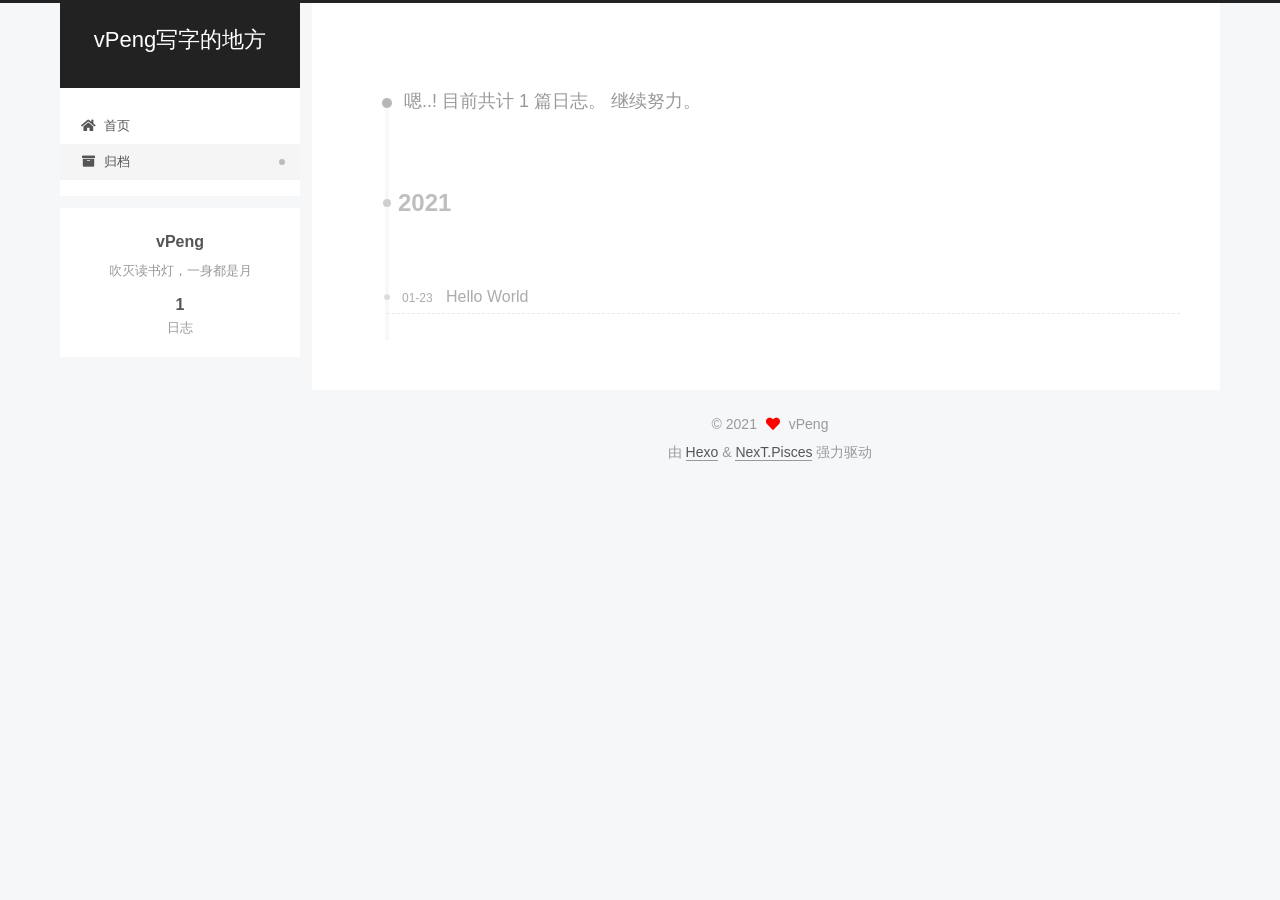
<file: archives/index.html>
<!DOCTYPE html>
<html lang="zh-CN">
<head>
  <meta charset="UTF-8">
<meta name="viewport" content="width=device-width, initial-scale=1, maximum-scale=2">
<meta name="theme-color" content="#222">
<meta name="generator" content="Hexo 5.3.0">
  <link rel="apple-touch-icon" sizes="180x180" href="/images/apple-touch-icon-next.png">
  <link rel="icon" type="image/png" sizes="32x32" href="/images/favicon-32x32-next.png">
  <link rel="icon" type="image/png" sizes="16x16" href="/images/favicon-16x16-next.png">
  <link rel="mask-icon" href="/images/logo.svg" color="#222">

<link rel="stylesheet" href="/css/main.css">


<link rel="stylesheet" href="/lib/font-awesome/css/all.min.css">

<script id="hexo-configurations">
    var NexT = window.NexT || {};
    var CONFIG = {"hostname":"example.com","root":"/","scheme":"Pisces","version":"7.8.0","exturl":false,"sidebar":{"position":"left","display":"post","padding":18,"offset":12,"onmobile":false},"copycode":{"enable":false,"show_result":false,"style":null},"back2top":{"enable":true,"sidebar":false,"scrollpercent":false},"bookmark":{"enable":false,"color":"#222","save":"auto"},"fancybox":false,"mediumzoom":false,"lazyload":false,"pangu":false,"comments":{"style":"tabs","active":null,"storage":true,"lazyload":false,"nav":null},"algolia":{"hits":{"per_page":10},"labels":{"input_placeholder":"Search for Posts","hits_empty":"We didn't find any results for the search: ${query}","hits_stats":"${hits} results found in ${time} ms"}},"localsearch":{"enable":false,"trigger":"auto","top_n_per_article":1,"unescape":false,"preload":false},"motion":{"enable":true,"async":false,"transition":{"post_block":"fadeIn","post_header":"slideDownIn","post_body":"slideDownIn","coll_header":"slideLeftIn","sidebar":"slideUpIn"}}};
  </script>

  <meta name="description" content="吹灭读书灯，一身都是月">
<meta property="og:type" content="website">
<meta property="og:title" content="vPeng写字的地方">
<meta property="og:url" content="http://example.com/archives/index.html">
<meta property="og:site_name" content="vPeng写字的地方">
<meta property="og:description" content="吹灭读书灯，一身都是月">
<meta property="og:locale" content="zh_CN">
<meta property="article:author" content="vPeng">
<meta name="twitter:card" content="summary">

<link rel="canonical" href="http://example.com/archives/">


<script id="page-configurations">
  // https://hexo.io/docs/variables.html
  CONFIG.page = {
    sidebar: "",
    isHome : false,
    isPost : false,
    lang   : 'zh-CN'
  };
</script>

  <title>归档 | vPeng写字的地方</title>
  






  <noscript>
  <style>
  .use-motion .brand,
  .use-motion .menu-item,
  .sidebar-inner,
  .use-motion .post-block,
  .use-motion .pagination,
  .use-motion .comments,
  .use-motion .post-header,
  .use-motion .post-body,
  .use-motion .collection-header { opacity: initial; }

  .use-motion .site-title,
  .use-motion .site-subtitle {
    opacity: initial;
    top: initial;
  }

  .use-motion .logo-line-before i { left: initial; }
  .use-motion .logo-line-after i { right: initial; }
  </style>
</noscript>

</head>

<body itemscope itemtype="http://schema.org/WebPage">
  <div class="container use-motion">
    <div class="headband"></div>

    <header class="header" itemscope itemtype="http://schema.org/WPHeader">
      <div class="header-inner"><div class="site-brand-container">
  <div class="site-nav-toggle">
    <div class="toggle" aria-label="切换导航栏">
      <span class="toggle-line toggle-line-first"></span>
      <span class="toggle-line toggle-line-middle"></span>
      <span class="toggle-line toggle-line-last"></span>
    </div>
  </div>

  <div class="site-meta">

    <a href="/" class="brand" rel="start">
      <span class="logo-line-before"><i></i></span>
      <h1 class="site-title">vPeng写字的地方</h1>
      <span class="logo-line-after"><i></i></span>
    </a>
      <p class="site-subtitle" itemprop="description"> </p>
  </div>

  <div class="site-nav-right">
    <div class="toggle popup-trigger">
    </div>
  </div>
</div>




<nav class="site-nav">
  <ul id="menu" class="main-menu menu">
        <li class="menu-item menu-item-home">

    <a href="/" rel="section"><i class="fa fa-home fa-fw"></i>首页</a>

  </li>
        <li class="menu-item menu-item-archives">

    <a href="/archives/" rel="section"><i class="fa fa-archive fa-fw"></i>归档</a>

  </li>
  </ul>
</nav>




</div>
    </header>

    
  <div class="back-to-top">
    <i class="fa fa-arrow-up"></i>
    <span>0%</span>
  </div>


    <main class="main">
      <div class="main-inner">
        <div class="content-wrap">
          

          <div class="content archive">
            

  
  
  
  <div class="post-block">
    <div class="posts-collapse">
      <div class="collection-title">
        <span class="collection-header">嗯..! 目前共计 1 篇日志。 继续努力。</span>
      </div>

      
    <div class="collection-year">
      <span class="collection-header">2021</span>
    </div>

  <article itemscope itemtype="http://schema.org/Article">
    <header class="post-header">

      <div class="post-meta">
        <time itemprop="dateCreated"
              datetime="2021-01-23T21:37:43+08:00"
              content="2021-01-23">
          01-23
        </time>
      </div>

      <div class="post-title">
          <a class="post-title-link" href="/2021/01/23/hello-world/" itemprop="url">
            <span itemprop="name">Hello World</span>
          </a>
      </div>

    </header>
  </article>


    </div>
  </div>
  
  
  

  



          </div>
          

<script>
  window.addEventListener('tabs:register', () => {
    let { activeClass } = CONFIG.comments;
    if (CONFIG.comments.storage) {
      activeClass = localStorage.getItem('comments_active') || activeClass;
    }
    if (activeClass) {
      let activeTab = document.querySelector(`a[href="#comment-${activeClass}"]`);
      if (activeTab) {
        activeTab.click();
      }
    }
  });
  if (CONFIG.comments.storage) {
    window.addEventListener('tabs:click', event => {
      if (!event.target.matches('.tabs-comment .tab-content .tab-pane')) return;
      let commentClass = event.target.classList[1];
      localStorage.setItem('comments_active', commentClass);
    });
  }
</script>

        </div>
          
  
  <div class="toggle sidebar-toggle">
    <span class="toggle-line toggle-line-first"></span>
    <span class="toggle-line toggle-line-middle"></span>
    <span class="toggle-line toggle-line-last"></span>
  </div>

  <aside class="sidebar">
    <div class="sidebar-inner">

      <ul class="sidebar-nav motion-element">
        <li class="sidebar-nav-toc">
          文章目录
        </li>
        <li class="sidebar-nav-overview">
          站点概览
        </li>
      </ul>

      <!--noindex-->
      <div class="post-toc-wrap sidebar-panel">
      </div>
      <!--/noindex-->

      <div class="site-overview-wrap sidebar-panel">
        <div class="site-author motion-element" itemprop="author" itemscope itemtype="http://schema.org/Person">
  <p class="site-author-name" itemprop="name">vPeng</p>
  <div class="site-description" itemprop="description">吹灭读书灯，一身都是月</div>
</div>
<div class="site-state-wrap motion-element">
  <nav class="site-state">
      <div class="site-state-item site-state-posts">
          <a href="/archives/">
        
          <span class="site-state-item-count">1</span>
          <span class="site-state-item-name">日志</span>
        </a>
      </div>
  </nav>
</div>



      </div>

    </div>
  </aside>
  <div id="sidebar-dimmer"></div>


      </div>
    </main>

    <footer class="footer">
      <div class="footer-inner">
        

        

<div class="copyright">
  
  &copy; 
  <span itemprop="copyrightYear">2021</span>
  <span class="with-love">
    <i class="fa fa-heart"></i>
  </span>
  <span class="author" itemprop="copyrightHolder">vPeng</span>
</div>
  <div class="powered-by">由 <a href="https://hexo.io/" class="theme-link" rel="noopener" target="_blank">Hexo</a> & <a href="https://pisces.theme-next.org/" class="theme-link" rel="noopener" target="_blank">NexT.Pisces</a> 强力驱动
  </div>

        








      </div>
    </footer>
  </div>

  
  <script src="/lib/anime.min.js"></script>
  <script src="/lib/velocity/velocity.min.js"></script>
  <script src="/lib/velocity/velocity.ui.min.js"></script>

<script src="/js/utils.js"></script>

<script src="/js/motion.js"></script>


<script src="/js/schemes/pisces.js"></script>


<script src="/js/next-boot.js"></script>




  















  

  

</body>
</html>
</file>
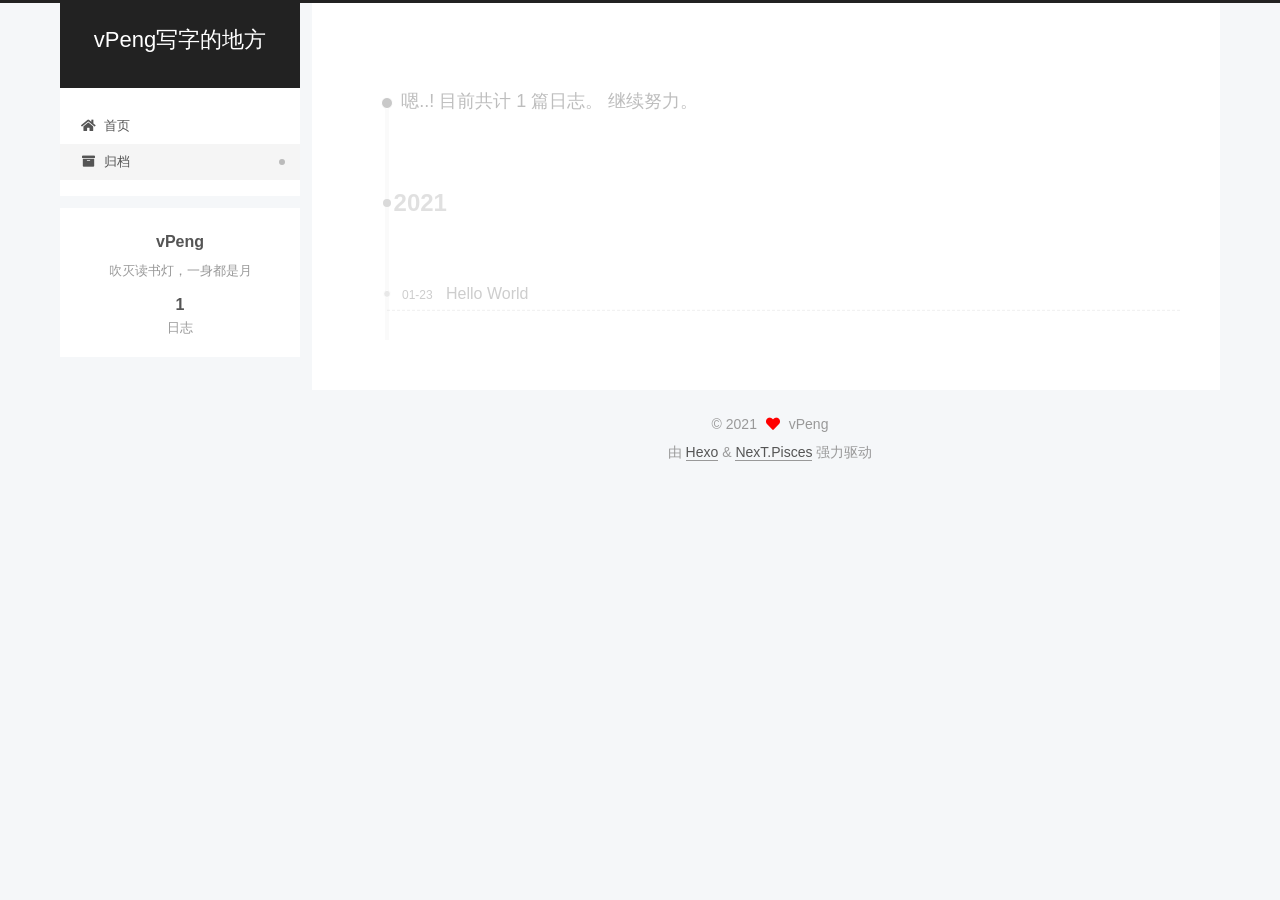
<file: archives/2021/index.html>
<!DOCTYPE html>
<html lang="zh-CN">
<head>
  <meta charset="UTF-8">
<meta name="viewport" content="width=device-width, initial-scale=1, maximum-scale=2">
<meta name="theme-color" content="#222">
<meta name="generator" content="Hexo 5.3.0">
  <link rel="apple-touch-icon" sizes="180x180" href="/images/apple-touch-icon-next.png">
  <link rel="icon" type="image/png" sizes="32x32" href="/images/favicon-32x32-next.png">
  <link rel="icon" type="image/png" sizes="16x16" href="/images/favicon-16x16-next.png">
  <link rel="mask-icon" href="/images/logo.svg" color="#222">

<link rel="stylesheet" href="/css/main.css">


<link rel="stylesheet" href="/lib/font-awesome/css/all.min.css">

<script id="hexo-configurations">
    var NexT = window.NexT || {};
    var CONFIG = {"hostname":"example.com","root":"/","scheme":"Pisces","version":"7.8.0","exturl":false,"sidebar":{"position":"left","display":"post","padding":18,"offset":12,"onmobile":false},"copycode":{"enable":false,"show_result":false,"style":null},"back2top":{"enable":true,"sidebar":false,"scrollpercent":false},"bookmark":{"enable":false,"color":"#222","save":"auto"},"fancybox":false,"mediumzoom":false,"lazyload":false,"pangu":false,"comments":{"style":"tabs","active":null,"storage":true,"lazyload":false,"nav":null},"algolia":{"hits":{"per_page":10},"labels":{"input_placeholder":"Search for Posts","hits_empty":"We didn't find any results for the search: ${query}","hits_stats":"${hits} results found in ${time} ms"}},"localsearch":{"enable":false,"trigger":"auto","top_n_per_article":1,"unescape":false,"preload":false},"motion":{"enable":true,"async":false,"transition":{"post_block":"fadeIn","post_header":"slideDownIn","post_body":"slideDownIn","coll_header":"slideLeftIn","sidebar":"slideUpIn"}}};
  </script>

  <meta name="description" content="吹灭读书灯，一身都是月">
<meta property="og:type" content="website">
<meta property="og:title" content="vPeng写字的地方">
<meta property="og:url" content="http://example.com/archives/2021/index.html">
<meta property="og:site_name" content="vPeng写字的地方">
<meta property="og:description" content="吹灭读书灯，一身都是月">
<meta property="og:locale" content="zh_CN">
<meta property="article:author" content="vPeng">
<meta name="twitter:card" content="summary">

<link rel="canonical" href="http://example.com/archives/2021/">


<script id="page-configurations">
  // https://hexo.io/docs/variables.html
  CONFIG.page = {
    sidebar: "",
    isHome : false,
    isPost : false,
    lang   : 'zh-CN'
  };
</script>

  <title>归档 | vPeng写字的地方</title>
  






  <noscript>
  <style>
  .use-motion .brand,
  .use-motion .menu-item,
  .sidebar-inner,
  .use-motion .post-block,
  .use-motion .pagination,
  .use-motion .comments,
  .use-motion .post-header,
  .use-motion .post-body,
  .use-motion .collection-header { opacity: initial; }

  .use-motion .site-title,
  .use-motion .site-subtitle {
    opacity: initial;
    top: initial;
  }

  .use-motion .logo-line-before i { left: initial; }
  .use-motion .logo-line-after i { right: initial; }
  </style>
</noscript>

</head>

<body itemscope itemtype="http://schema.org/WebPage">
  <div class="container use-motion">
    <div class="headband"></div>

    <header class="header" itemscope itemtype="http://schema.org/WPHeader">
      <div class="header-inner"><div class="site-brand-container">
  <div class="site-nav-toggle">
    <div class="toggle" aria-label="切换导航栏">
      <span class="toggle-line toggle-line-first"></span>
      <span class="toggle-line toggle-line-middle"></span>
      <span class="toggle-line toggle-line-last"></span>
    </div>
  </div>

  <div class="site-meta">

    <a href="/" class="brand" rel="start">
      <span class="logo-line-before"><i></i></span>
      <h1 class="site-title">vPeng写字的地方</h1>
      <span class="logo-line-after"><i></i></span>
    </a>
      <p class="site-subtitle" itemprop="description"> </p>
  </div>

  <div class="site-nav-right">
    <div class="toggle popup-trigger">
    </div>
  </div>
</div>




<nav class="site-nav">
  <ul id="menu" class="main-menu menu">
        <li class="menu-item menu-item-home">

    <a href="/" rel="section"><i class="fa fa-home fa-fw"></i>首页</a>

  </li>
        <li class="menu-item menu-item-archives">

    <a href="/archives/" rel="section"><i class="fa fa-archive fa-fw"></i>归档</a>

  </li>
  </ul>
</nav>




</div>
    </header>

    
  <div class="back-to-top">
    <i class="fa fa-arrow-up"></i>
    <span>0%</span>
  </div>


    <main class="main">
      <div class="main-inner">
        <div class="content-wrap">
          

          <div class="content archive">
            

  
  
  
  <div class="post-block">
    <div class="posts-collapse">
      <div class="collection-title">
        <span class="collection-header">嗯..! 目前共计 1 篇日志。 继续努力。</span>
      </div>

      
    <div class="collection-year">
      <span class="collection-header">2021</span>
    </div>

  <article itemscope itemtype="http://schema.org/Article">
    <header class="post-header">

      <div class="post-meta">
        <time itemprop="dateCreated"
              datetime="2021-01-23T21:37:43+08:00"
              content="2021-01-23">
          01-23
        </time>
      </div>

      <div class="post-title">
          <a class="post-title-link" href="/2021/01/23/hello-world/" itemprop="url">
            <span itemprop="name">Hello World</span>
          </a>
      </div>

    </header>
  </article>


    </div>
  </div>
  
  
  

  



          </div>
          

<script>
  window.addEventListener('tabs:register', () => {
    let { activeClass } = CONFIG.comments;
    if (CONFIG.comments.storage) {
      activeClass = localStorage.getItem('comments_active') || activeClass;
    }
    if (activeClass) {
      let activeTab = document.querySelector(`a[href="#comment-${activeClass}"]`);
      if (activeTab) {
        activeTab.click();
      }
    }
  });
  if (CONFIG.comments.storage) {
    window.addEventListener('tabs:click', event => {
      if (!event.target.matches('.tabs-comment .tab-content .tab-pane')) return;
      let commentClass = event.target.classList[1];
      localStorage.setItem('comments_active', commentClass);
    });
  }
</script>

        </div>
          
  
  <div class="toggle sidebar-toggle">
    <span class="toggle-line toggle-line-first"></span>
    <span class="toggle-line toggle-line-middle"></span>
    <span class="toggle-line toggle-line-last"></span>
  </div>

  <aside class="sidebar">
    <div class="sidebar-inner">

      <ul class="sidebar-nav motion-element">
        <li class="sidebar-nav-toc">
          文章目录
        </li>
        <li class="sidebar-nav-overview">
          站点概览
        </li>
      </ul>

      <!--noindex-->
      <div class="post-toc-wrap sidebar-panel">
      </div>
      <!--/noindex-->

      <div class="site-overview-wrap sidebar-panel">
        <div class="site-author motion-element" itemprop="author" itemscope itemtype="http://schema.org/Person">
  <p class="site-author-name" itemprop="name">vPeng</p>
  <div class="site-description" itemprop="description">吹灭读书灯，一身都是月</div>
</div>
<div class="site-state-wrap motion-element">
  <nav class="site-state">
      <div class="site-state-item site-state-posts">
          <a href="/archives/">
        
          <span class="site-state-item-count">1</span>
          <span class="site-state-item-name">日志</span>
        </a>
      </div>
  </nav>
</div>



      </div>

    </div>
  </aside>
  <div id="sidebar-dimmer"></div>


      </div>
    </main>

    <footer class="footer">
      <div class="footer-inner">
        

        

<div class="copyright">
  
  &copy; 
  <span itemprop="copyrightYear">2021</span>
  <span class="with-love">
    <i class="fa fa-heart"></i>
  </span>
  <span class="author" itemprop="copyrightHolder">vPeng</span>
</div>
  <div class="powered-by">由 <a href="https://hexo.io/" class="theme-link" rel="noopener" target="_blank">Hexo</a> & <a href="https://pisces.theme-next.org/" class="theme-link" rel="noopener" target="_blank">NexT.Pisces</a> 强力驱动
  </div>

        








      </div>
    </footer>
  </div>

  
  <script src="/lib/anime.min.js"></script>
  <script src="/lib/velocity/velocity.min.js"></script>
  <script src="/lib/velocity/velocity.ui.min.js"></script>

<script src="/js/utils.js"></script>

<script src="/js/motion.js"></script>


<script src="/js/schemes/pisces.js"></script>


<script src="/js/next-boot.js"></script>




  















  

  

</body>
</html>
</file>
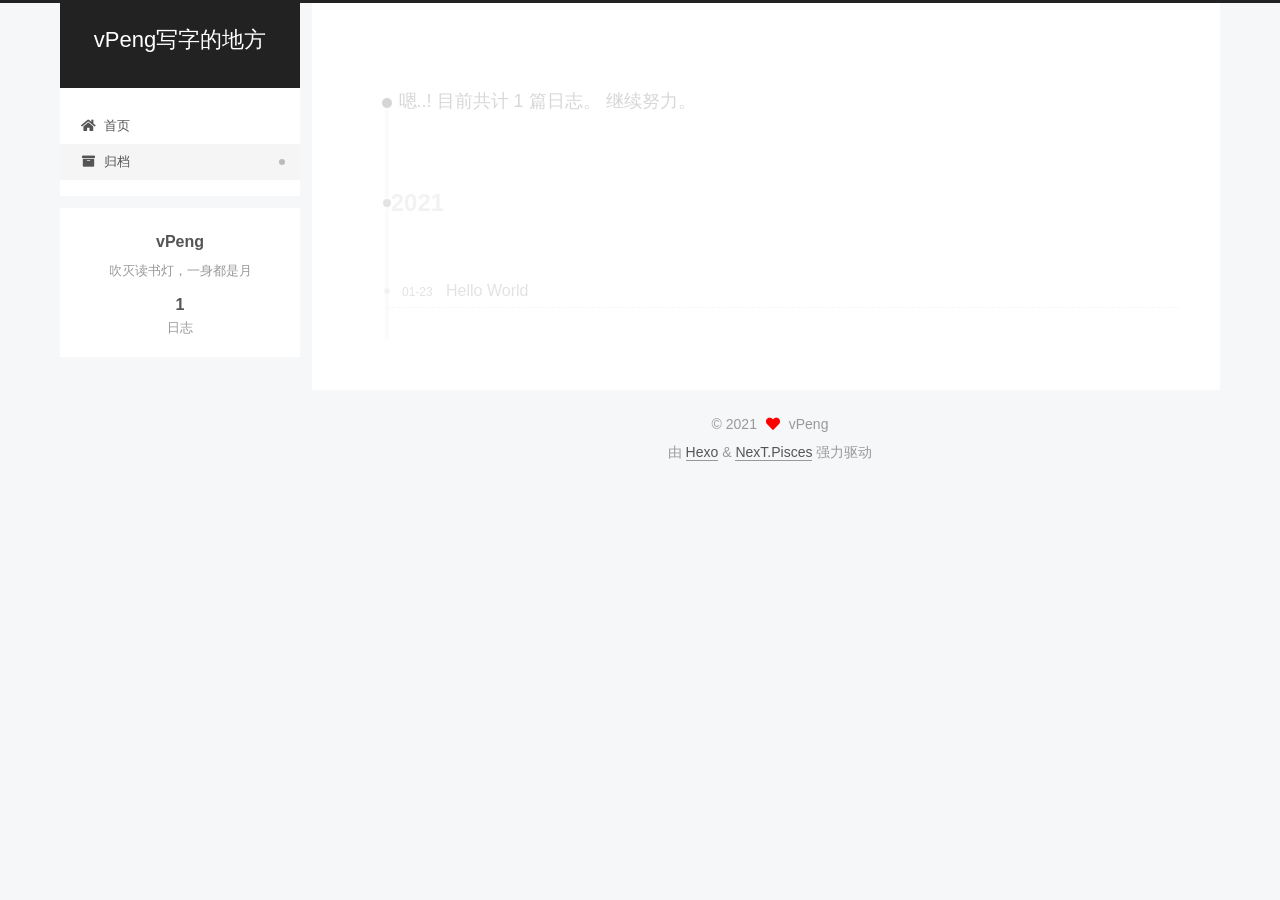
<file: archives/2021/01/index.html>
<!DOCTYPE html>
<html lang="zh-CN">
<head>
  <meta charset="UTF-8">
<meta name="viewport" content="width=device-width, initial-scale=1, maximum-scale=2">
<meta name="theme-color" content="#222">
<meta name="generator" content="Hexo 5.3.0">
  <link rel="apple-touch-icon" sizes="180x180" href="/images/apple-touch-icon-next.png">
  <link rel="icon" type="image/png" sizes="32x32" href="/images/favicon-32x32-next.png">
  <link rel="icon" type="image/png" sizes="16x16" href="/images/favicon-16x16-next.png">
  <link rel="mask-icon" href="/images/logo.svg" color="#222">

<link rel="stylesheet" href="/css/main.css">


<link rel="stylesheet" href="/lib/font-awesome/css/all.min.css">

<script id="hexo-configurations">
    var NexT = window.NexT || {};
    var CONFIG = {"hostname":"example.com","root":"/","scheme":"Pisces","version":"7.8.0","exturl":false,"sidebar":{"position":"left","display":"post","padding":18,"offset":12,"onmobile":false},"copycode":{"enable":false,"show_result":false,"style":null},"back2top":{"enable":true,"sidebar":false,"scrollpercent":false},"bookmark":{"enable":false,"color":"#222","save":"auto"},"fancybox":false,"mediumzoom":false,"lazyload":false,"pangu":false,"comments":{"style":"tabs","active":null,"storage":true,"lazyload":false,"nav":null},"algolia":{"hits":{"per_page":10},"labels":{"input_placeholder":"Search for Posts","hits_empty":"We didn't find any results for the search: ${query}","hits_stats":"${hits} results found in ${time} ms"}},"localsearch":{"enable":false,"trigger":"auto","top_n_per_article":1,"unescape":false,"preload":false},"motion":{"enable":true,"async":false,"transition":{"post_block":"fadeIn","post_header":"slideDownIn","post_body":"slideDownIn","coll_header":"slideLeftIn","sidebar":"slideUpIn"}}};
  </script>

  <meta name="description" content="吹灭读书灯，一身都是月">
<meta property="og:type" content="website">
<meta property="og:title" content="vPeng写字的地方">
<meta property="og:url" content="http://example.com/archives/2021/01/index.html">
<meta property="og:site_name" content="vPeng写字的地方">
<meta property="og:description" content="吹灭读书灯，一身都是月">
<meta property="og:locale" content="zh_CN">
<meta property="article:author" content="vPeng">
<meta name="twitter:card" content="summary">

<link rel="canonical" href="http://example.com/archives/2021/01/">


<script id="page-configurations">
  // https://hexo.io/docs/variables.html
  CONFIG.page = {
    sidebar: "",
    isHome : false,
    isPost : false,
    lang   : 'zh-CN'
  };
</script>

  <title>归档 | vPeng写字的地方</title>
  






  <noscript>
  <style>
  .use-motion .brand,
  .use-motion .menu-item,
  .sidebar-inner,
  .use-motion .post-block,
  .use-motion .pagination,
  .use-motion .comments,
  .use-motion .post-header,
  .use-motion .post-body,
  .use-motion .collection-header { opacity: initial; }

  .use-motion .site-title,
  .use-motion .site-subtitle {
    opacity: initial;
    top: initial;
  }

  .use-motion .logo-line-before i { left: initial; }
  .use-motion .logo-line-after i { right: initial; }
  </style>
</noscript>

</head>

<body itemscope itemtype="http://schema.org/WebPage">
  <div class="container use-motion">
    <div class="headband"></div>

    <header class="header" itemscope itemtype="http://schema.org/WPHeader">
      <div class="header-inner"><div class="site-brand-container">
  <div class="site-nav-toggle">
    <div class="toggle" aria-label="切换导航栏">
      <span class="toggle-line toggle-line-first"></span>
      <span class="toggle-line toggle-line-middle"></span>
      <span class="toggle-line toggle-line-last"></span>
    </div>
  </div>

  <div class="site-meta">

    <a href="/" class="brand" rel="start">
      <span class="logo-line-before"><i></i></span>
      <h1 class="site-title">vPeng写字的地方</h1>
      <span class="logo-line-after"><i></i></span>
    </a>
      <p class="site-subtitle" itemprop="description"> </p>
  </div>

  <div class="site-nav-right">
    <div class="toggle popup-trigger">
    </div>
  </div>
</div>




<nav class="site-nav">
  <ul id="menu" class="main-menu menu">
        <li class="menu-item menu-item-home">

    <a href="/" rel="section"><i class="fa fa-home fa-fw"></i>首页</a>

  </li>
        <li class="menu-item menu-item-archives">

    <a href="/archives/" rel="section"><i class="fa fa-archive fa-fw"></i>归档</a>

  </li>
  </ul>
</nav>




</div>
    </header>

    
  <div class="back-to-top">
    <i class="fa fa-arrow-up"></i>
    <span>0%</span>
  </div>


    <main class="main">
      <div class="main-inner">
        <div class="content-wrap">
          

          <div class="content archive">
            

  
  
  
  <div class="post-block">
    <div class="posts-collapse">
      <div class="collection-title">
        <span class="collection-header">嗯..! 目前共计 1 篇日志。 继续努力。</span>
      </div>

      
    <div class="collection-year">
      <span class="collection-header">2021</span>
    </div>

  <article itemscope itemtype="http://schema.org/Article">
    <header class="post-header">

      <div class="post-meta">
        <time itemprop="dateCreated"
              datetime="2021-01-23T21:37:43+08:00"
              content="2021-01-23">
          01-23
        </time>
      </div>

      <div class="post-title">
          <a class="post-title-link" href="/2021/01/23/hello-world/" itemprop="url">
            <span itemprop="name">Hello World</span>
          </a>
      </div>

    </header>
  </article>


    </div>
  </div>
  
  
  

  



          </div>
          

<script>
  window.addEventListener('tabs:register', () => {
    let { activeClass } = CONFIG.comments;
    if (CONFIG.comments.storage) {
      activeClass = localStorage.getItem('comments_active') || activeClass;
    }
    if (activeClass) {
      let activeTab = document.querySelector(`a[href="#comment-${activeClass}"]`);
      if (activeTab) {
        activeTab.click();
      }
    }
  });
  if (CONFIG.comments.storage) {
    window.addEventListener('tabs:click', event => {
      if (!event.target.matches('.tabs-comment .tab-content .tab-pane')) return;
      let commentClass = event.target.classList[1];
      localStorage.setItem('comments_active', commentClass);
    });
  }
</script>

        </div>
          
  
  <div class="toggle sidebar-toggle">
    <span class="toggle-line toggle-line-first"></span>
    <span class="toggle-line toggle-line-middle"></span>
    <span class="toggle-line toggle-line-last"></span>
  </div>

  <aside class="sidebar">
    <div class="sidebar-inner">

      <ul class="sidebar-nav motion-element">
        <li class="sidebar-nav-toc">
          文章目录
        </li>
        <li class="sidebar-nav-overview">
          站点概览
        </li>
      </ul>

      <!--noindex-->
      <div class="post-toc-wrap sidebar-panel">
      </div>
      <!--/noindex-->

      <div class="site-overview-wrap sidebar-panel">
        <div class="site-author motion-element" itemprop="author" itemscope itemtype="http://schema.org/Person">
  <p class="site-author-name" itemprop="name">vPeng</p>
  <div class="site-description" itemprop="description">吹灭读书灯，一身都是月</div>
</div>
<div class="site-state-wrap motion-element">
  <nav class="site-state">
      <div class="site-state-item site-state-posts">
          <a href="/archives/">
        
          <span class="site-state-item-count">1</span>
          <span class="site-state-item-name">日志</span>
        </a>
      </div>
  </nav>
</div>



      </div>

    </div>
  </aside>
  <div id="sidebar-dimmer"></div>


      </div>
    </main>

    <footer class="footer">
      <div class="footer-inner">
        

        

<div class="copyright">
  
  &copy; 
  <span itemprop="copyrightYear">2021</span>
  <span class="with-love">
    <i class="fa fa-heart"></i>
  </span>
  <span class="author" itemprop="copyrightHolder">vPeng</span>
</div>
  <div class="powered-by">由 <a href="https://hexo.io/" class="theme-link" rel="noopener" target="_blank">Hexo</a> & <a href="https://pisces.theme-next.org/" class="theme-link" rel="noopener" target="_blank">NexT.Pisces</a> 强力驱动
  </div>

        








      </div>
    </footer>
  </div>

  
  <script src="/lib/anime.min.js"></script>
  <script src="/lib/velocity/velocity.min.js"></script>
  <script src="/lib/velocity/velocity.ui.min.js"></script>

<script src="/js/utils.js"></script>

<script src="/js/motion.js"></script>


<script src="/js/schemes/pisces.js"></script>


<script src="/js/next-boot.js"></script>




  















  

  

</body>
</html>
</file>
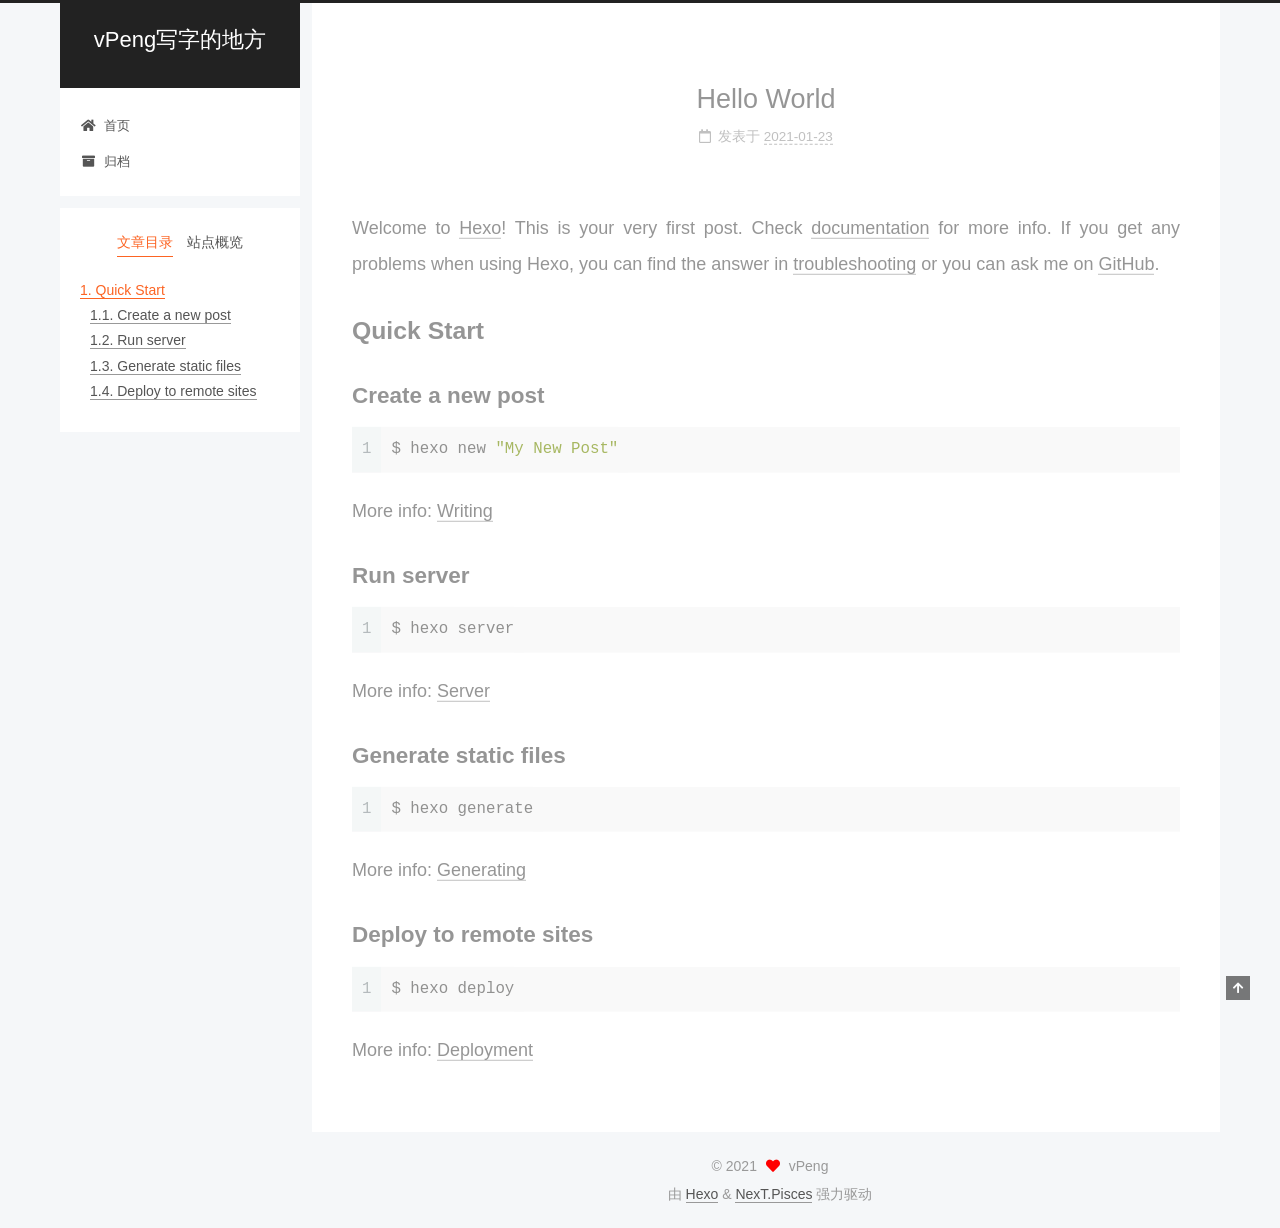
<file: 2021/01/23/hello-world/index.html>
<!DOCTYPE html>
<html lang="zh-CN">
<head>
  <meta charset="UTF-8">
<meta name="viewport" content="width=device-width, initial-scale=1, maximum-scale=2">
<meta name="theme-color" content="#222">
<meta name="generator" content="Hexo 5.3.0">
  <link rel="apple-touch-icon" sizes="180x180" href="/images/apple-touch-icon-next.png">
  <link rel="icon" type="image/png" sizes="32x32" href="/images/favicon-32x32-next.png">
  <link rel="icon" type="image/png" sizes="16x16" href="/images/favicon-16x16-next.png">
  <link rel="mask-icon" href="/images/logo.svg" color="#222">

<link rel="stylesheet" href="/css/main.css">


<link rel="stylesheet" href="/lib/font-awesome/css/all.min.css">

<script id="hexo-configurations">
    var NexT = window.NexT || {};
    var CONFIG = {"hostname":"example.com","root":"/","scheme":"Pisces","version":"7.8.0","exturl":false,"sidebar":{"position":"left","display":"post","padding":18,"offset":12,"onmobile":false},"copycode":{"enable":false,"show_result":false,"style":null},"back2top":{"enable":true,"sidebar":false,"scrollpercent":false},"bookmark":{"enable":false,"color":"#222","save":"auto"},"fancybox":false,"mediumzoom":false,"lazyload":false,"pangu":false,"comments":{"style":"tabs","active":null,"storage":true,"lazyload":false,"nav":null},"algolia":{"hits":{"per_page":10},"labels":{"input_placeholder":"Search for Posts","hits_empty":"We didn't find any results for the search: ${query}","hits_stats":"${hits} results found in ${time} ms"}},"localsearch":{"enable":false,"trigger":"auto","top_n_per_article":1,"unescape":false,"preload":false},"motion":{"enable":true,"async":false,"transition":{"post_block":"fadeIn","post_header":"slideDownIn","post_body":"slideDownIn","coll_header":"slideLeftIn","sidebar":"slideUpIn"}}};
  </script>

  <meta name="description" content="Welcome to Hexo! This is your very first post. Check documentation for more info. If you get any problems when using Hexo, you can find the answer in troubleshooting or you can ask me on GitHub. Quick">
<meta property="og:type" content="article">
<meta property="og:title" content="Hello World">
<meta property="og:url" content="http://example.com/2021/01/23/hello-world/index.html">
<meta property="og:site_name" content="vPeng写字的地方">
<meta property="og:description" content="Welcome to Hexo! This is your very first post. Check documentation for more info. If you get any problems when using Hexo, you can find the answer in troubleshooting or you can ask me on GitHub. Quick">
<meta property="og:locale" content="zh_CN">
<meta property="article:published_time" content="2021-01-23T13:37:43.770Z">
<meta property="article:modified_time" content="2021-01-23T13:37:44.000Z">
<meta property="article:author" content="vPeng">
<meta name="twitter:card" content="summary">

<link rel="canonical" href="http://example.com/2021/01/23/hello-world/">


<script id="page-configurations">
  // https://hexo.io/docs/variables.html
  CONFIG.page = {
    sidebar: "",
    isHome : false,
    isPost : true,
    lang   : 'zh-CN'
  };
</script>

  <title>Hello World | vPeng写字的地方</title>
  






  <noscript>
  <style>
  .use-motion .brand,
  .use-motion .menu-item,
  .sidebar-inner,
  .use-motion .post-block,
  .use-motion .pagination,
  .use-motion .comments,
  .use-motion .post-header,
  .use-motion .post-body,
  .use-motion .collection-header { opacity: initial; }

  .use-motion .site-title,
  .use-motion .site-subtitle {
    opacity: initial;
    top: initial;
  }

  .use-motion .logo-line-before i { left: initial; }
  .use-motion .logo-line-after i { right: initial; }
  </style>
</noscript>

</head>

<body itemscope itemtype="http://schema.org/WebPage">
  <div class="container use-motion">
    <div class="headband"></div>

    <header class="header" itemscope itemtype="http://schema.org/WPHeader">
      <div class="header-inner"><div class="site-brand-container">
  <div class="site-nav-toggle">
    <div class="toggle" aria-label="切换导航栏">
      <span class="toggle-line toggle-line-first"></span>
      <span class="toggle-line toggle-line-middle"></span>
      <span class="toggle-line toggle-line-last"></span>
    </div>
  </div>

  <div class="site-meta">

    <a href="/" class="brand" rel="start">
      <span class="logo-line-before"><i></i></span>
      <h1 class="site-title">vPeng写字的地方</h1>
      <span class="logo-line-after"><i></i></span>
    </a>
      <p class="site-subtitle" itemprop="description"> </p>
  </div>

  <div class="site-nav-right">
    <div class="toggle popup-trigger">
    </div>
  </div>
</div>




<nav class="site-nav">
  <ul id="menu" class="main-menu menu">
        <li class="menu-item menu-item-home">

    <a href="/" rel="section"><i class="fa fa-home fa-fw"></i>首页</a>

  </li>
        <li class="menu-item menu-item-archives">

    <a href="/archives/" rel="section"><i class="fa fa-archive fa-fw"></i>归档</a>

  </li>
  </ul>
</nav>




</div>
    </header>

    
  <div class="back-to-top">
    <i class="fa fa-arrow-up"></i>
    <span>0%</span>
  </div>


    <main class="main">
      <div class="main-inner">
        <div class="content-wrap">
          

          <div class="content post posts-expand">
            

    
  
  
  <article itemscope itemtype="http://schema.org/Article" class="post-block" lang="zh-CN">
    <link itemprop="mainEntityOfPage" href="http://example.com/2021/01/23/hello-world/">

    <span hidden itemprop="author" itemscope itemtype="http://schema.org/Person">
      <meta itemprop="image" content="/images/avatar.gif">
      <meta itemprop="name" content="vPeng">
      <meta itemprop="description" content="吹灭读书灯，一身都是月">
    </span>

    <span hidden itemprop="publisher" itemscope itemtype="http://schema.org/Organization">
      <meta itemprop="name" content="vPeng写字的地方">
    </span>
      <header class="post-header">
        <h1 class="post-title" itemprop="name headline">
          Hello World
        </h1>

        <div class="post-meta">
            <span class="post-meta-item">
              <span class="post-meta-item-icon">
                <i class="far fa-calendar"></i>
              </span>
              <span class="post-meta-item-text">发表于</span>
              

              <time title="创建时间：2021-01-23 21:37:43 / 修改时间：21:37:44" itemprop="dateCreated datePublished" datetime="2021-01-23T21:37:43+08:00">2021-01-23</time>
            </span>

          

        </div>
      </header>

    
    
    
    <div class="post-body" itemprop="articleBody">

      
        <p>Welcome to <a target="_blank" rel="noopener" href="https://hexo.io/">Hexo</a>! This is your very first post. Check <a target="_blank" rel="noopener" href="https://hexo.io/docs/">documentation</a> for more info. If you get any problems when using Hexo, you can find the answer in <a target="_blank" rel="noopener" href="https://hexo.io/docs/troubleshooting.html">troubleshooting</a> or you can ask me on <a target="_blank" rel="noopener" href="https://github.com/hexojs/hexo/issues">GitHub</a>.</p>
<h2 id="Quick-Start"><a href="#Quick-Start" class="headerlink" title="Quick Start"></a>Quick Start</h2><h3 id="Create-a-new-post"><a href="#Create-a-new-post" class="headerlink" title="Create a new post"></a>Create a new post</h3><figure class="highlight bash"><table><tr><td class="gutter"><pre><span class="line">1</span><br></pre></td><td class="code"><pre><span class="line">$ hexo new <span class="string">&quot;My New Post&quot;</span></span><br></pre></td></tr></table></figure>
<p>More info: <a target="_blank" rel="noopener" href="https://hexo.io/docs/writing.html">Writing</a></p>
<h3 id="Run-server"><a href="#Run-server" class="headerlink" title="Run server"></a>Run server</h3><figure class="highlight bash"><table><tr><td class="gutter"><pre><span class="line">1</span><br></pre></td><td class="code"><pre><span class="line">$ hexo server</span><br></pre></td></tr></table></figure>
<p>More info: <a target="_blank" rel="noopener" href="https://hexo.io/docs/server.html">Server</a></p>
<h3 id="Generate-static-files"><a href="#Generate-static-files" class="headerlink" title="Generate static files"></a>Generate static files</h3><figure class="highlight bash"><table><tr><td class="gutter"><pre><span class="line">1</span><br></pre></td><td class="code"><pre><span class="line">$ hexo generate</span><br></pre></td></tr></table></figure>
<p>More info: <a target="_blank" rel="noopener" href="https://hexo.io/docs/generating.html">Generating</a></p>
<h3 id="Deploy-to-remote-sites"><a href="#Deploy-to-remote-sites" class="headerlink" title="Deploy to remote sites"></a>Deploy to remote sites</h3><figure class="highlight bash"><table><tr><td class="gutter"><pre><span class="line">1</span><br></pre></td><td class="code"><pre><span class="line">$ hexo deploy</span><br></pre></td></tr></table></figure>
<p>More info: <a target="_blank" rel="noopener" href="https://hexo.io/docs/one-command-deployment.html">Deployment</a></p>

    </div>

    
    
    

      <footer class="post-footer">

        


        
      </footer>
    
  </article>
  
  
  



          </div>
          

<script>
  window.addEventListener('tabs:register', () => {
    let { activeClass } = CONFIG.comments;
    if (CONFIG.comments.storage) {
      activeClass = localStorage.getItem('comments_active') || activeClass;
    }
    if (activeClass) {
      let activeTab = document.querySelector(`a[href="#comment-${activeClass}"]`);
      if (activeTab) {
        activeTab.click();
      }
    }
  });
  if (CONFIG.comments.storage) {
    window.addEventListener('tabs:click', event => {
      if (!event.target.matches('.tabs-comment .tab-content .tab-pane')) return;
      let commentClass = event.target.classList[1];
      localStorage.setItem('comments_active', commentClass);
    });
  }
</script>

        </div>
          
  
  <div class="toggle sidebar-toggle">
    <span class="toggle-line toggle-line-first"></span>
    <span class="toggle-line toggle-line-middle"></span>
    <span class="toggle-line toggle-line-last"></span>
  </div>

  <aside class="sidebar">
    <div class="sidebar-inner">

      <ul class="sidebar-nav motion-element">
        <li class="sidebar-nav-toc">
          文章目录
        </li>
        <li class="sidebar-nav-overview">
          站点概览
        </li>
      </ul>

      <!--noindex-->
      <div class="post-toc-wrap sidebar-panel">
          <div class="post-toc motion-element"><ol class="nav"><li class="nav-item nav-level-2"><a class="nav-link" href="#Quick-Start"><span class="nav-number">1.</span> <span class="nav-text">Quick Start</span></a><ol class="nav-child"><li class="nav-item nav-level-3"><a class="nav-link" href="#Create-a-new-post"><span class="nav-number">1.1.</span> <span class="nav-text">Create a new post</span></a></li><li class="nav-item nav-level-3"><a class="nav-link" href="#Run-server"><span class="nav-number">1.2.</span> <span class="nav-text">Run server</span></a></li><li class="nav-item nav-level-3"><a class="nav-link" href="#Generate-static-files"><span class="nav-number">1.3.</span> <span class="nav-text">Generate static files</span></a></li><li class="nav-item nav-level-3"><a class="nav-link" href="#Deploy-to-remote-sites"><span class="nav-number">1.4.</span> <span class="nav-text">Deploy to remote sites</span></a></li></ol></li></ol></div>
      </div>
      <!--/noindex-->

      <div class="site-overview-wrap sidebar-panel">
        <div class="site-author motion-element" itemprop="author" itemscope itemtype="http://schema.org/Person">
  <p class="site-author-name" itemprop="name">vPeng</p>
  <div class="site-description" itemprop="description">吹灭读书灯，一身都是月</div>
</div>
<div class="site-state-wrap motion-element">
  <nav class="site-state">
      <div class="site-state-item site-state-posts">
          <a href="/archives/">
        
          <span class="site-state-item-count">1</span>
          <span class="site-state-item-name">日志</span>
        </a>
      </div>
  </nav>
</div>



      </div>

    </div>
  </aside>
  <div id="sidebar-dimmer"></div>


      </div>
    </main>

    <footer class="footer">
      <div class="footer-inner">
        

        

<div class="copyright">
  
  &copy; 
  <span itemprop="copyrightYear">2021</span>
  <span class="with-love">
    <i class="fa fa-heart"></i>
  </span>
  <span class="author" itemprop="copyrightHolder">vPeng</span>
</div>
  <div class="powered-by">由 <a href="https://hexo.io/" class="theme-link" rel="noopener" target="_blank">Hexo</a> & <a href="https://pisces.theme-next.org/" class="theme-link" rel="noopener" target="_blank">NexT.Pisces</a> 强力驱动
  </div>

        








      </div>
    </footer>
  </div>

  
  <script src="/lib/anime.min.js"></script>
  <script src="/lib/velocity/velocity.min.js"></script>
  <script src="/lib/velocity/velocity.ui.min.js"></script>

<script src="/js/utils.js"></script>

<script src="/js/motion.js"></script>


<script src="/js/schemes/pisces.js"></script>


<script src="/js/next-boot.js"></script>




  















  

  

</body>
</html>
</file>
<file: css/main.css>
:root {
  --body-bg-color: #f5f7f9;
  --content-bg-color: #fff;
  --card-bg-color: #f5f5f5;
  --text-color: #555;
  --blockquote-color: #666;
  --link-color: #555;
  --link-hover-color: #222;
  --brand-color: #fff;
  --brand-hover-color: #fff;
  --table-row-odd-bg-color: #f9f9f9;
  --table-row-hover-bg-color: #f5f5f5;
  --menu-item-bg-color: #f5f5f5;
  --btn-default-bg: #fff;
  --btn-default-color: #555;
  --btn-default-border-color: #555;
  --btn-default-hover-bg: #222;
  --btn-default-hover-color: #fff;
  --btn-default-hover-border-color: #222;
}
html {
  line-height: 1.15; /* 1 */
  -webkit-text-size-adjust: 100%; /* 2 */
}
body {
  margin: 0;
}
main {
  display: block;
}
h1 {
  font-size: 2em;
  margin: 0.67em 0;
}
hr {
  box-sizing: content-box; /* 1 */
  height: 0; /* 1 */
  overflow: visible; /* 2 */
}
pre {
  font-family: monospace, monospace; /* 1 */
  font-size: 1em; /* 2 */
}
a {
  background: transparent;
}
abbr[title] {
  border-bottom: none; /* 1 */
  text-decoration: underline; /* 2 */
  text-decoration: underline dotted; /* 2 */
}
b,
strong {
  font-weight: bolder;
}
code,
kbd,
samp {
  font-family: monospace, monospace; /* 1 */
  font-size: 1em; /* 2 */
}
small {
  font-size: 80%;
}
sub,
sup {
  font-size: 75%;
  line-height: 0;
  position: relative;
  vertical-align: baseline;
}
sub {
  bottom: -0.25em;
}
sup {
  top: -0.5em;
}
img {
  border-style: none;
}
button,
input,
optgroup,
select,
textarea {
  font-family: inherit; /* 1 */
  font-size: 100%; /* 1 */
  line-height: 1.15; /* 1 */
  margin: 0; /* 2 */
}
button,
input {
/* 1 */
  overflow: visible;
}
button,
select {
/* 1 */
  text-transform: none;
}
button,
[type='button'],
[type='reset'],
[type='submit'] {
  -webkit-appearance: button;
}
button::-moz-focus-inner,
[type='button']::-moz-focus-inner,
[type='reset']::-moz-focus-inner,
[type='submit']::-moz-focus-inner {
  border-style: none;
  padding: 0;
}
button:-moz-focusring,
[type='button']:-moz-focusring,
[type='reset']:-moz-focusring,
[type='submit']:-moz-focusring {
  outline: 1px dotted ButtonText;
}
fieldset {
  padding: 0.35em 0.75em 0.625em;
}
legend {
  box-sizing: border-box; /* 1 */
  color: inherit; /* 2 */
  display: table; /* 1 */
  max-width: 100%; /* 1 */
  padding: 0; /* 3 */
  white-space: normal; /* 1 */
}
progress {
  vertical-align: baseline;
}
textarea {
  overflow: auto;
}
[type='checkbox'],
[type='radio'] {
  box-sizing: border-box; /* 1 */
  padding: 0; /* 2 */
}
[type='number']::-webkit-inner-spin-button,
[type='number']::-webkit-outer-spin-button {
  height: auto;
}
[type='search'] {
  outline-offset: -2px; /* 2 */
  -webkit-appearance: textfield; /* 1 */
}
[type='search']::-webkit-search-decoration {
  -webkit-appearance: none;
}
::-webkit-file-upload-button {
  font: inherit; /* 2 */
  -webkit-appearance: button; /* 1 */
}
details {
  display: block;
}
summary {
  display: list-item;
}
template {
  display: none;
}
[hidden] {
  display: none;
}
::selection {
  background: #262a30;
  color: #eee;
}
html,
body {
  height: 100%;
}
body {
  background: var(--body-bg-color);
  color: var(--text-color);
  font-family: 'Lato', "PingFang SC", "Microsoft YaHei", sans-serif;
  font-size: 1em;
  line-height: 2;
}
@media (max-width: 991px) {
  body {
    padding-left: 0 !important;
    padding-right: 0 !important;
  }
}
h1,
h2,
h3,
h4,
h5,
h6 {
  font-family: 'Lato', "PingFang SC", "Microsoft YaHei", sans-serif;
  font-weight: bold;
  line-height: 1.5;
  margin: 20px 0 15px;
}
h1 {
  font-size: 1.5em;
}
h2 {
  font-size: 1.375em;
}
h3 {
  font-size: 1.25em;
}
h4 {
  font-size: 1.125em;
}
h5 {
  font-size: 1em;
}
h6 {
  font-size: 0.875em;
}
p {
  margin: 0 0 20px 0;
}
a,
span.exturl {
  border-bottom: 1px solid #999;
  color: var(--link-color);
  outline: 0;
  text-decoration: none;
  overflow-wrap: break-word;
  word-wrap: break-word;
  cursor: pointer;
}
a:hover,
span.exturl:hover {
  border-bottom-color: var(--link-hover-color);
  color: var(--link-hover-color);
}
iframe,
img,
video {
  display: block;
  margin-left: auto;
  margin-right: auto;
  max-width: 100%;
}
hr {
  background-image: repeating-linear-gradient(-45deg, #ddd, #ddd 4px, transparent 4px, transparent 8px);
  border: 0;
  height: 3px;
  margin: 40px 0;
}
blockquote {
  border-left: 4px solid #ddd;
  color: var(--blockquote-color);
  margin: 0;
  padding: 0 15px;
}
blockquote cite::before {
  content: '-';
  padding: 0 5px;
}
dt {
  font-weight: bold;
}
dd {
  margin: 0;
  padding: 0;
}
kbd {
  background-color: #f5f5f5;
  background-image: linear-gradient(#eee, #fff, #eee);
  border: 1px solid #ccc;
  border-radius: 0.2em;
  box-shadow: 0.1em 0.1em 0.2em rgba(0,0,0,0.1);
  color: #555;
  font-family: inherit;
  padding: 0.1em 0.3em;
  white-space: nowrap;
}
.table-container {
  overflow: auto;
}
table {
  border-collapse: collapse;
  border-spacing: 0;
  font-size: 0.875em;
  margin: 0 0 20px 0;
  width: 100%;
}
tbody tr:nth-of-type(odd) {
  background: var(--table-row-odd-bg-color);
}
tbody tr:hover {
  background: var(--table-row-hover-bg-color);
}
caption,
th,
td {
  font-weight: normal;
  padding: 8px;
  vertical-align: middle;
}
th,
td {
  border: 1px solid #ddd;
  border-bottom: 3px solid #ddd;
}
th {
  font-weight: 700;
  padding-bottom: 10px;
}
td {
  border-bottom-width: 1px;
}
.btn {
  background: var(--btn-default-bg);
  border: 2px solid var(--btn-default-border-color);
  border-radius: 2px;
  color: var(--btn-default-color);
  display: inline-block;
  font-size: 0.875em;
  line-height: 2;
  padding: 0 20px;
  text-decoration: none;
  transition-property: background-color;
  transition-delay: 0s;
  transition-duration: 0.2s;
  transition-timing-function: ease-in-out;
}
.btn:hover {
  background: var(--btn-default-hover-bg);
  border-color: var(--btn-default-hover-border-color);
  color: var(--btn-default-hover-color);
}
.btn + .btn {
  margin: 0 0 8px 8px;
}
.btn .fa-fw {
  text-align: left;
  width: 1.285714285714286em;
}
.toggle {
  line-height: 0;
}
.toggle .toggle-line {
  background: #fff;
  display: inline-block;
  height: 2px;
  left: 0;
  position: relative;
  top: 0;
  transition: all 0.4s;
  vertical-align: top;
  width: 100%;
}
.toggle .toggle-line:not(:first-child) {
  margin-top: 3px;
}
.toggle.toggle-arrow .toggle-line-first {
  left: 50%;
  top: 2px;
  transform: rotate(45deg);
  width: 50%;
}
.toggle.toggle-arrow .toggle-line-middle {
  left: 2px;
  width: 90%;
}
.toggle.toggle-arrow .toggle-line-last {
  left: 50%;
  top: -2px;
  transform: rotate(-45deg);
  width: 50%;
}
.toggle.toggle-close .toggle-line-first {
  transform: rotate(-45deg);
  top: 5px;
}
.toggle.toggle-close .toggle-line-middle {
  opacity: 0;
}
.toggle.toggle-close .toggle-line-last {
  transform: rotate(45deg);
  top: -5px;
}
.highlight,
pre {
  background: #f7f7f7;
  color: #4d4d4c;
  line-height: 1.6;
  margin: 0 auto 20px;
}
pre,
code {
  font-family: consolas, Menlo, monospace, "PingFang SC", "Microsoft YaHei";
}
code {
  background: #eee;
  border-radius: 3px;
  color: #555;
  padding: 2px 4px;
  overflow-wrap: break-word;
  word-wrap: break-word;
}
.highlight *::selection {
  background: #d6d6d6;
}
.highlight pre {
  border: 0;
  margin: 0;
  padding: 10px 0;
}
.highlight table {
  border: 0;
  margin: 0;
  width: auto;
}
.highlight td {
  border: 0;
  padding: 0;
}
.highlight figcaption {
  background: #eff2f3;
  color: #4d4d4c;
  display: flex;
  font-size: 0.875em;
  justify-content: space-between;
  line-height: 1.2;
  padding: 0.5em;
}
.highlight figcaption a {
  color: #4d4d4c;
}
.highlight figcaption a:hover {
  border-bottom-color: #4d4d4c;
}
.highlight .gutter {
  -moz-user-select: none;
  -ms-user-select: none;
  -webkit-user-select: none;
  user-select: none;
}
.highlight .gutter pre {
  background: #eff2f3;
  color: #869194;
  padding-left: 10px;
  padding-right: 10px;
  text-align: right;
}
.highlight .code pre {
  background: #f7f7f7;
  padding-left: 10px;
  width: 100%;
}
.gist table {
  width: auto;
}
.gist table td {
  border: 0;
}
pre {
  overflow: auto;
  padding: 10px;
}
pre code {
  background: none;
  color: #4d4d4c;
  font-size: 0.875em;
  padding: 0;
  text-shadow: none;
}
pre .deletion {
  background: #fdd;
}
pre .addition {
  background: #dfd;
}
pre .meta {
  color: #eab700;
  -moz-user-select: none;
  -ms-user-select: none;
  -webkit-user-select: none;
  user-select: none;
}
pre .comment {
  color: #8e908c;
}
pre .variable,
pre .attribute,
pre .tag,
pre .name,
pre .regexp,
pre .ruby .constant,
pre .xml .tag .title,
pre .xml .pi,
pre .xml .doctype,
pre .html .doctype,
pre .css .id,
pre .css .class,
pre .css .pseudo {
  color: #c82829;
}
pre .number,
pre .preprocessor,
pre .built_in,
pre .builtin-name,
pre .literal,
pre .params,
pre .constant,
pre .command {
  color: #f5871f;
}
pre .ruby .class .title,
pre .css .rules .attribute,
pre .string,
pre .symbol,
pre .value,
pre .inheritance,
pre .header,
pre .ruby .symbol,
pre .xml .cdata,
pre .special,
pre .formula {
  color: #718c00;
}
pre .title,
pre .css .hexcolor {
  color: #3e999f;
}
pre .function,
pre .python .decorator,
pre .python .title,
pre .ruby .function .title,
pre .ruby .title .keyword,
pre .perl .sub,
pre .javascript .title,
pre .coffeescript .title {
  color: #4271ae;
}
pre .keyword,
pre .javascript .function {
  color: #8959a8;
}
.blockquote-center {
  border-left: none;
  margin: 40px 0;
  padding: 0;
  position: relative;
  text-align: center;
}
.blockquote-center .fa {
  display: block;
  opacity: 0.6;
  position: absolute;
  width: 100%;
}
.blockquote-center .fa-quote-left {
  border-top: 1px solid #ccc;
  text-align: left;
  top: -20px;
}
.blockquote-center .fa-quote-right {
  border-bottom: 1px solid #ccc;
  text-align: right;
  bottom: -20px;
}
.blockquote-center p,
.blockquote-center div {
  text-align: center;
}
.post-body .group-picture img {
  margin: 0 auto;
  padding: 0 3px;
}
.group-picture-row {
  margin-bottom: 6px;
  overflow: hidden;
}
.group-picture-column {
  float: left;
  margin-bottom: 10px;
}
.post-body .label {
  color: #555;
  display: inline;
  padding: 0 2px;
}
.post-body .label.default {
  background: #f0f0f0;
}
.post-body .label.primary {
  background: #efe6f7;
}
.post-body .label.info {
  background: #e5f2f8;
}
.post-body .label.success {
  background: #e7f4e9;
}
.post-body .label.warning {
  background: #fcf6e1;
}
.post-body .label.danger {
  background: #fae8eb;
}
.post-body .tabs {
  margin-bottom: 20px;
}
.post-body .tabs,
.tabs-comment {
  display: block;
  padding-top: 10px;
  position: relative;
}
.post-body .tabs ul.nav-tabs,
.tabs-comment ul.nav-tabs {
  display: flex;
  flex-wrap: wrap;
  margin: 0;
  margin-bottom: -1px;
  padding: 0;
}
@media (max-width: 413px) {
  .post-body .tabs ul.nav-tabs,
  .tabs-comment ul.nav-tabs {
    display: block;
    margin-bottom: 5px;
  }
}
.post-body .tabs ul.nav-tabs li.tab,
.tabs-comment ul.nav-tabs li.tab {
  border-bottom: 1px solid #ddd;
  border-left: 1px solid transparent;
  border-right: 1px solid transparent;
  border-top: 3px solid transparent;
  flex-grow: 1;
  list-style-type: none;
  border-radius: 0 0 0 0;
}
@media (max-width: 413px) {
  .post-body .tabs ul.nav-tabs li.tab,
  .tabs-comment ul.nav-tabs li.tab {
    border-bottom: 1px solid transparent;
    border-left: 3px solid transparent;
    border-right: 1px solid transparent;
    border-top: 1px solid transparent;
  }
}
@media (max-width: 413px) {
  .post-body .tabs ul.nav-tabs li.tab,
  .tabs-comment ul.nav-tabs li.tab {
    border-radius: 0;
  }
}
.post-body .tabs ul.nav-tabs li.tab a,
.tabs-comment ul.nav-tabs li.tab a {
  border-bottom: initial;
  display: block;
  line-height: 1.8;
  outline: 0;
  padding: 0.25em 0.75em;
  text-align: center;
  transition-delay: 0s;
  transition-duration: 0.2s;
  transition-timing-function: ease-out;
}
.post-body .tabs ul.nav-tabs li.tab a i,
.tabs-comment ul.nav-tabs li.tab a i {
  width: 1.285714285714286em;
}
.post-body .tabs ul.nav-tabs li.tab.active,
.tabs-comment ul.nav-tabs li.tab.active {
  border-bottom: 1px solid transparent;
  border-left: 1px solid #ddd;
  border-right: 1px solid #ddd;
  border-top: 3px solid #fc6423;
}
@media (max-width: 413px) {
  .post-body .tabs ul.nav-tabs li.tab.active,
  .tabs-comment ul.nav-tabs li.tab.active {
    border-bottom: 1px solid #ddd;
    border-left: 3px solid #fc6423;
    border-right: 1px solid #ddd;
    border-top: 1px solid #ddd;
  }
}
.post-body .tabs ul.nav-tabs li.tab.active a,
.tabs-comment ul.nav-tabs li.tab.active a {
  color: var(--link-color);
  cursor: default;
}
.post-body .tabs .tab-content .tab-pane,
.tabs-comment .tab-content .tab-pane {
  border: 1px solid #ddd;
  border-top: 0;
  padding: 20px 20px 0 20px;
  border-radius: 0;
}
.post-body .tabs .tab-content .tab-pane:not(.active),
.tabs-comment .tab-content .tab-pane:not(.active) {
  display: none;
}
.post-body .tabs .tab-content .tab-pane.active,
.tabs-comment .tab-content .tab-pane.active {
  display: block;
}
.post-body .tabs .tab-content .tab-pane.active:nth-of-type(1),
.tabs-comment .tab-content .tab-pane.active:nth-of-type(1) {
  border-radius: 0 0 0 0;
}
@media (max-width: 413px) {
  .post-body .tabs .tab-content .tab-pane.active:nth-of-type(1),
  .tabs-comment .tab-content .tab-pane.active:nth-of-type(1) {
    border-radius: 0;
  }
}
.post-body .note {
  border-radius: 3px;
  margin-bottom: 20px;
  padding: 1em;
  position: relative;
  border: 1px solid #eee;
  border-left-width: 5px;
}
.post-body .note h2,
.post-body .note h3,
.post-body .note h4,
.post-body .note h5,
.post-body .note h6 {
  margin-top: 0;
  border-bottom: initial;
  margin-bottom: 0;
  padding-top: 0;
}
.post-body .note p:first-child,
.post-body .note ul:first-child,
.post-body .note ol:first-child,
.post-body .note table:first-child,
.post-body .note pre:first-child,
.post-body .note blockquote:first-child,
.post-body .note img:first-child {
  margin-top: 0;
}
.post-body .note p:last-child,
.post-body .note ul:last-child,
.post-body .note ol:last-child,
.post-body .note table:last-child,
.post-body .note pre:last-child,
.post-body .note blockquote:last-child,
.post-body .note img:last-child {
  margin-bottom: 0;
}
.post-body .note.default {
  border-left-color: #777;
}
.post-body .note.default h2,
.post-body .note.default h3,
.post-body .note.default h4,
.post-body .note.default h5,
.post-body .note.default h6 {
  color: #777;
}
.post-body .note.primary {
  border-left-color: #6f42c1;
}
.post-body .note.primary h2,
.post-body .note.primary h3,
.post-body .note.primary h4,
.post-body .note.primary h5,
.post-body .note.primary h6 {
  color: #6f42c1;
}
.post-body .note.info {
  border-left-color: #428bca;
}
.post-body .note.info h2,
.post-body .note.info h3,
.post-body .note.info h4,
.post-body .note.info h5,
.post-body .note.info h6 {
  color: #428bca;
}
.post-body .note.success {
  border-left-color: #5cb85c;
}
.post-body .note.success h2,
.post-body .note.success h3,
.post-body .note.success h4,
.post-body .note.success h5,
.post-body .note.success h6 {
  color: #5cb85c;
}
.post-body .note.warning {
  border-left-color: #f0ad4e;
}
.post-body .note.warning h2,
.post-body .note.warning h3,
.post-body .note.warning h4,
.post-body .note.warning h5,
.post-body .note.warning h6 {
  color: #f0ad4e;
}
.post-body .note.danger {
  border-left-color: #d9534f;
}
.post-body .note.danger h2,
.post-body .note.danger h3,
.post-body .note.danger h4,
.post-body .note.danger h5,
.post-body .note.danger h6 {
  color: #d9534f;
}
.pagination .prev,
.pagination .next,
.pagination .page-number,
.pagination .space {
  display: inline-block;
  margin: 0 10px;
  padding: 0 11px;
  position: relative;
  top: -1px;
}
@media (max-width: 767px) {
  .pagination .prev,
  .pagination .next,
  .pagination .page-number,
  .pagination .space {
    margin: 0 5px;
  }
}
.pagination {
  border-top: 1px solid #eee;
  margin: 120px 0 0;
  text-align: center;
}
.pagination .prev,
.pagination .next,
.pagination .page-number {
  border-bottom: 0;
  border-top: 1px solid #eee;
  transition-property: border-color;
  transition-delay: 0s;
  transition-duration: 0.2s;
  transition-timing-function: ease-in-out;
}
.pagination .prev:hover,
.pagination .next:hover,
.pagination .page-number:hover {
  border-top-color: #222;
}
.pagination .space {
  margin: 0;
  padding: 0;
}
.pagination .prev {
  margin-left: 0;
}
.pagination .next {
  margin-right: 0;
}
.pagination .page-number.current {
  background: #ccc;
  border-top-color: #ccc;
  color: #fff;
}
@media (max-width: 767px) {
  .pagination {
    border-top: none;
  }
  .pagination .prev,
  .pagination .next,
  .pagination .page-number {
    border-bottom: 1px solid #eee;
    border-top: 0;
    margin-bottom: 10px;
    padding: 0 10px;
  }
  .pagination .prev:hover,
  .pagination .next:hover,
  .pagination .page-number:hover {
    border-bottom-color: #222;
  }
}
.comments {
  margin-top: 60px;
  overflow: hidden;
}
.comment-button-group {
  display: flex;
  flex-wrap: wrap-reverse;
  justify-content: center;
  margin: 1em 0;
}
.comment-button-group .comment-button {
  margin: 0.1em 0.2em;
}
.comment-button-group .comment-button.active {
  background: var(--btn-default-hover-bg);
  border-color: var(--btn-default-hover-border-color);
  color: var(--btn-default-hover-color);
}
.comment-position {
  display: none;
}
.comment-position.active {
  display: block;
}
.tabs-comment {
  background: var(--content-bg-color);
  margin-top: 4em;
  padding-top: 0;
}
.tabs-comment .comments {
  border: 0;
  box-shadow: none;
  margin-top: 0;
  padding-top: 0;
}
.container {
  min-height: 100%;
  position: relative;
}
.main-inner {
  margin: 0 auto;
  width: calc(100% - 20px);
}
@media (min-width: 1200px) {
  .main-inner {
    width: 1160px;
  }
}
@media (min-width: 1600px) {
  .main-inner {
    width: 73%;
  }
}
@media (max-width: 767px) {
  .content-wrap {
    padding: 0 20px;
  }
}
.header {
  background: transparent;
}
.header-inner {
  margin: 0 auto;
  width: calc(100% - 20px);
}
@media (min-width: 1200px) {
  .header-inner {
    width: 1160px;
  }
}
@media (min-width: 1600px) {
  .header-inner {
    width: 73%;
  }
}
.site-brand-container {
  display: flex;
  flex-shrink: 0;
  padding: 0 10px;
}
.headband {
  background: #222;
  height: 3px;
}
.site-meta {
  flex-grow: 1;
  text-align: center;
}
@media (max-width: 767px) {
  .site-meta {
    text-align: center;
  }
}
.brand {
  border-bottom: none;
  color: var(--brand-color);
  display: inline-block;
  line-height: 1.375em;
  padding: 0 40px;
  position: relative;
}
.brand:hover {
  color: var(--brand-hover-color);
}
.site-title {
  font-family: 'Lato', "PingFang SC", "Microsoft YaHei", sans-serif;
  font-size: 1.375em;
  font-weight: normal;
  margin: 0;
}
.site-subtitle {
  color: #ddd;
  font-size: 0.8125em;
  margin: 10px 0;
}
.use-motion .brand {
  opacity: 0;
}
.use-motion .site-title,
.use-motion .site-subtitle,
.use-motion .custom-logo-image {
  opacity: 0;
  position: relative;
  top: -10px;
}
.site-nav-toggle,
.site-nav-right {
  display: none;
}
@media (max-width: 767px) {
  .site-nav-toggle,
  .site-nav-right {
    display: flex;
    flex-direction: column;
    justify-content: center;
  }
}
.site-nav-toggle .toggle,
.site-nav-right .toggle {
  color: var(--text-color);
  padding: 10px;
  width: 22px;
}
.site-nav-toggle .toggle .toggle-line,
.site-nav-right .toggle .toggle-line {
  background: var(--text-color);
  border-radius: 1px;
}
.site-nav {
  display: block;
}
@media (max-width: 767px) {
  .site-nav {
    clear: both;
    display: none;
  }
}
.site-nav.site-nav-on {
  display: block;
}
.menu {
  margin-top: 20px;
  padding-left: 0;
  text-align: center;
}
.menu-item {
  display: inline-block;
  list-style: none;
  margin: 0 10px;
}
@media (max-width: 767px) {
  .menu-item {
    display: block;
    margin-top: 10px;
  }
  .menu-item.menu-item-search {
    display: none;
  }
}
.menu-item a,
.menu-item span.exturl {
  border-bottom: 0;
  display: block;
  font-size: 0.8125em;
  transition-property: border-color;
  transition-delay: 0s;
  transition-duration: 0.2s;
  transition-timing-function: ease-in-out;
}
@media (hover: none) {
  .menu-item a:hover,
  .menu-item span.exturl:hover {
    border-bottom-color: transparent !important;
  }
}
.menu-item .fa,
.menu-item .fab,
.menu-item .far,
.menu-item .fas {
  margin-right: 8px;
}
.menu-item .badge {
  display: inline-block;
  font-weight: bold;
  line-height: 1;
  margin-left: 0.35em;
  margin-top: 0.35em;
  text-align: center;
  white-space: nowrap;
}
@media (max-width: 767px) {
  .menu-item .badge {
    float: right;
    margin-left: 0;
  }
}
.menu-item-active a,
.menu .menu-item a:hover,
.menu .menu-item span.exturl:hover {
  background: var(--menu-item-bg-color);
}
.use-motion .menu-item {
  opacity: 0;
}
.sidebar {
  background: #222;
  bottom: 0;
  box-shadow: inset 0 2px 6px #000;
  position: fixed;
  top: 0;
}
@media (max-width: 991px) {
  .sidebar {
    display: none;
  }
}
.sidebar-inner {
  color: #999;
  padding: 18px 10px;
  text-align: center;
}
.cc-license {
  margin-top: 10px;
  text-align: center;
}
.cc-license .cc-opacity {
  border-bottom: none;
  opacity: 0.7;
}
.cc-license .cc-opacity:hover {
  opacity: 0.9;
}
.cc-license img {
  display: inline-block;
}
.site-author-image {
  border: 1px solid #eee;
  display: block;
  margin: 0 auto;
  max-width: 120px;
  padding: 2px;
}
.site-author-name {
  color: var(--text-color);
  font-weight: 600;
  margin: 0;
  text-align: center;
}
.site-description {
  color: #999;
  font-size: 0.8125em;
  margin-top: 0;
  text-align: center;
}
.links-of-author {
  margin-top: 15px;
}
.links-of-author a,
.links-of-author span.exturl {
  border-bottom-color: #555;
  display: inline-block;
  font-size: 0.8125em;
  margin-bottom: 10px;
  margin-right: 10px;
  vertical-align: middle;
}
.links-of-author a::before,
.links-of-author span.exturl::before {
  background: #38cfff;
  border-radius: 50%;
  content: ' ';
  display: inline-block;
  height: 4px;
  margin-right: 3px;
  vertical-align: middle;
  width: 4px;
}
.sidebar-button {
  margin-top: 15px;
}
.sidebar-button a {
  border: 1px solid #fc6423;
  border-radius: 4px;
  color: #fc6423;
  display: inline-block;
  padding: 0 15px;
}
.sidebar-button a .fa,
.sidebar-button a .fab,
.sidebar-button a .far,
.sidebar-button a .fas {
  margin-right: 5px;
}
.sidebar-button a:hover {
  background: #fc6423;
  border: 1px solid #fc6423;
  color: #fff;
}
.sidebar-button a:hover .fa,
.sidebar-button a:hover .fab,
.sidebar-button a:hover .far,
.sidebar-button a:hover .fas {
  color: #fff;
}
.links-of-blogroll {
  font-size: 0.8125em;
  margin-top: 10px;
}
.links-of-blogroll-title {
  font-size: 0.875em;
  font-weight: 600;
  margin-top: 0;
}
.links-of-blogroll-list {
  list-style: none;
  margin: 0;
  padding: 0;
}
#sidebar-dimmer {
  display: none;
}
@media (max-width: 767px) {
  #sidebar-dimmer {
    background: #000;
    display: block;
    height: 100%;
    left: 100%;
    opacity: 0;
    position: fixed;
    top: 0;
    width: 100%;
    z-index: 1100;
  }
  .sidebar-active + #sidebar-dimmer {
    opacity: 0.7;
    transform: translateX(-100%);
    transition: opacity 0.5s;
  }
}
.sidebar-nav {
  margin: 0;
  padding-bottom: 20px;
  padding-left: 0;
}
.sidebar-nav li {
  border-bottom: 1px solid transparent;
  color: var(--text-color);
  cursor: pointer;
  display: inline-block;
  font-size: 0.875em;
}
.sidebar-nav li.sidebar-nav-overview {
  margin-left: 10px;
}
.sidebar-nav li:hover {
  color: #fc6423;
}
.sidebar-nav .sidebar-nav-active {
  border-bottom-color: #fc6423;
  color: #fc6423;
}
.sidebar-nav .sidebar-nav-active:hover {
  color: #fc6423;
}
.sidebar-panel {
  display: none;
  overflow-x: hidden;
  overflow-y: auto;
}
.sidebar-panel-active {
  display: block;
}
.sidebar-toggle {
  background: #222;
  bottom: 45px;
  cursor: pointer;
  height: 14px;
  left: 30px;
  padding: 5px;
  position: fixed;
  width: 14px;
  z-index: 1300;
}
@media (max-width: 991px) {
  .sidebar-toggle {
    left: 20px;
    opacity: 0.8;
    display: none;
  }
}
.sidebar-toggle:hover .toggle-line {
  background: #fc6423;
}
.post-toc {
  font-size: 0.875em;
}
.post-toc ol {
  list-style: none;
  margin: 0;
  padding: 0 2px 5px 10px;
  text-align: left;
}
.post-toc ol > ol {
  padding-left: 0;
}
.post-toc ol a {
  transition-property: all;
  transition-delay: 0s;
  transition-duration: 0.2s;
  transition-timing-function: ease-in-out;
}
.post-toc .nav-item {
  line-height: 1.8;
  overflow: hidden;
  text-overflow: ellipsis;
  white-space: nowrap;
}
.post-toc .nav .nav-child {
  display: none;
}
.post-toc .nav .active > .nav-child {
  display: block;
}
.post-toc .nav .active-current > .nav-child {
  display: block;
}
.post-toc .nav .active-current > .nav-child > .nav-item {
  display: block;
}
.post-toc .nav .active > a {
  border-bottom-color: #fc6423;
  color: #fc6423;
}
.post-toc .nav .active-current > a {
  color: #fc6423;
}
.post-toc .nav .active-current > a:hover {
  color: #fc6423;
}
.site-state {
  display: flex;
  justify-content: center;
  line-height: 1.4;
  margin-top: 10px;
  overflow: hidden;
  text-align: center;
  white-space: nowrap;
}
.site-state-item {
  padding: 0 15px;
}
.site-state-item:not(:first-child) {
  border-left: 1px solid #eee;
}
.site-state-item a {
  border-bottom: none;
}
.site-state-item-count {
  display: block;
  font-size: 1em;
  font-weight: 600;
  text-align: center;
}
.site-state-item-name {
  color: #999;
  font-size: 0.8125em;
}
.footer {
  color: #999;
  font-size: 0.875em;
  padding: 20px 0;
}
.footer.footer-fixed {
  bottom: 0;
  left: 0;
  position: absolute;
  right: 0;
}
.footer-inner {
  box-sizing: border-box;
  margin: 0 auto;
  text-align: center;
  width: calc(100% - 20px);
}
@media (min-width: 1200px) {
  .footer-inner {
    width: 1160px;
  }
}
@media (min-width: 1600px) {
  .footer-inner {
    width: 73%;
  }
}
.languages {
  display: inline-block;
  font-size: 1.125em;
  position: relative;
}
.languages .lang-select-label span {
  margin: 0 0.5em;
}
.languages .lang-select {
  height: 100%;
  left: 0;
  opacity: 0;
  position: absolute;
  top: 0;
  width: 100%;
}
.with-love {
  color: #ff0000;
  display: inline-block;
  margin: 0 5px;
}
.powered-by,
.theme-info {
  display: inline-block;
}
@-moz-keyframes iconAnimate {
  0%, 100% {
    transform: scale(1);
  }
  10%, 30% {
    transform: scale(0.9);
  }
  20%, 40%, 60%, 80% {
    transform: scale(1.1);
  }
  50%, 70% {
    transform: scale(1.1);
  }
}
@-webkit-keyframes iconAnimate {
  0%, 100% {
    transform: scale(1);
  }
  10%, 30% {
    transform: scale(0.9);
  }
  20%, 40%, 60%, 80% {
    transform: scale(1.1);
  }
  50%, 70% {
    transform: scale(1.1);
  }
}
@-o-keyframes iconAnimate {
  0%, 100% {
    transform: scale(1);
  }
  10%, 30% {
    transform: scale(0.9);
  }
  20%, 40%, 60%, 80% {
    transform: scale(1.1);
  }
  50%, 70% {
    transform: scale(1.1);
  }
}
@keyframes iconAnimate {
  0%, 100% {
    transform: scale(1);
  }
  10%, 30% {
    transform: scale(0.9);
  }
  20%, 40%, 60%, 80% {
    transform: scale(1.1);
  }
  50%, 70% {
    transform: scale(1.1);
  }
}
.back-to-top {
  font-size: 12px;
  text-align: center;
  transition-delay: 0s;
  transition-duration: 0.2s;
  transition-timing-function: ease-in-out;
}
.back-to-top {
  background: #222;
  bottom: -100px;
  box-sizing: border-box;
  color: #fff;
  cursor: pointer;
  left: 30px;
  opacity: 0.6;
  padding: 0 6px;
  position: fixed;
  transition-property: bottom;
  z-index: 1300;
  width: 24px;
}
.back-to-top span {
  display: none;
}
.back-to-top:hover {
  color: #fc6423;
}
.back-to-top.back-to-top-on {
  bottom: 30px;
}
@media (max-width: 991px) {
  .back-to-top {
    left: 20px;
    opacity: 0.8;
  }
}
.post-body {
  font-family: 'Lato', "PingFang SC", "Microsoft YaHei", sans-serif;
  overflow-wrap: break-word;
  word-wrap: break-word;
}
@media (min-width: 1200px) {
  .post-body {
    font-size: 1.125em;
  }
}
.post-body .exturl .fa {
  font-size: 0.875em;
  margin-left: 4px;
}
.post-body .image-caption,
.post-body .figure .caption {
  color: #999;
  font-size: 0.875em;
  font-weight: bold;
  line-height: 1;
  margin: -20px auto 15px;
  text-align: center;
}
.post-sticky-flag {
  display: inline-block;
  transform: rotate(30deg);
}
.post-button {
  margin-top: 40px;
  text-align: center;
}
.use-motion .post-block,
.use-motion .pagination,
.use-motion .comments {
  opacity: 0;
}
.use-motion .post-header {
  opacity: 0;
}
.use-motion .post-body {
  opacity: 0;
}
.use-motion .collection-header {
  opacity: 0;
}
.posts-collapse {
  margin-left: 35px;
  position: relative;
}
@media (max-width: 767px) {
  .posts-collapse {
    margin-left: 0px;
    margin-right: 0px;
  }
}
.posts-collapse .collection-title {
  font-size: 1.125em;
  position: relative;
}
.posts-collapse .collection-title::before {
  background: #999;
  border: 1px solid #fff;
  border-radius: 50%;
  content: ' ';
  height: 10px;
  left: 0;
  margin-left: -6px;
  margin-top: -4px;
  position: absolute;
  top: 50%;
  width: 10px;
}
.posts-collapse .collection-year {
  font-size: 1.5em;
  font-weight: bold;
  margin: 60px 0;
  position: relative;
}
.posts-collapse .collection-year::before {
  background: #bbb;
  border-radius: 50%;
  content: ' ';
  height: 8px;
  left: 0;
  margin-left: -4px;
  margin-top: -4px;
  position: absolute;
  top: 50%;
  width: 8px;
}
.posts-collapse .collection-header {
  display: block;
  margin: 0 0 0 20px;
}
.posts-collapse .collection-header small {
  color: #bbb;
  margin-left: 5px;
}
.posts-collapse .post-header {
  border-bottom: 1px dashed #ccc;
  margin: 30px 0;
  padding-left: 15px;
  position: relative;
  transition-property: border;
  transition-delay: 0s;
  transition-duration: 0.2s;
  transition-timing-function: ease-in-out;
}
.posts-collapse .post-header::before {
  background: #bbb;
  border: 1px solid #fff;
  border-radius: 50%;
  content: ' ';
  height: 6px;
  left: 0;
  margin-left: -4px;
  position: absolute;
  top: 0.75em;
  transition-property: background;
  width: 6px;
  transition-delay: 0s;
  transition-duration: 0.2s;
  transition-timing-function: ease-in-out;
}
.posts-collapse .post-header:hover {
  border-bottom-color: #666;
}
.posts-collapse .post-header:hover::before {
  background: #222;
}
.posts-collapse .post-meta {
  display: inline;
  font-size: 0.75em;
  margin-right: 10px;
}
.posts-collapse .post-title {
  display: inline;
}
.posts-collapse .post-title a,
.posts-collapse .post-title span.exturl {
  border-bottom: none;
  color: var(--link-color);
}
.posts-collapse .post-title .fa-external-link-alt {
  font-size: 0.875em;
  margin-left: 5px;
}
.posts-collapse::before {
  background: #f5f5f5;
  content: ' ';
  height: 100%;
  left: 0;
  margin-left: -2px;
  position: absolute;
  top: 1.25em;
  width: 4px;
}
.post-eof {
  background: #ccc;
  height: 1px;
  margin: 80px auto 60px;
  text-align: center;
  width: 8%;
}
.post-block:last-of-type .post-eof {
  display: none;
}
.content {
  padding-top: 40px;
}
@media (min-width: 992px) {
  .post-body {
    text-align: justify;
  }
}
@media (max-width: 991px) {
  .post-body {
    text-align: justify;
  }
}
.post-body h1,
.post-body h2,
.post-body h3,
.post-body h4,
.post-body h5,
.post-body h6 {
  padding-top: 10px;
}
.post-body h1 .header-anchor,
.post-body h2 .header-anchor,
.post-body h3 .header-anchor,
.post-body h4 .header-anchor,
.post-body h5 .header-anchor,
.post-body h6 .header-anchor {
  border-bottom-style: none;
  color: #ccc;
  float: right;
  margin-left: 10px;
  visibility: hidden;
}
.post-body h1 .header-anchor:hover,
.post-body h2 .header-anchor:hover,
.post-body h3 .header-anchor:hover,
.post-body h4 .header-anchor:hover,
.post-body h5 .header-anchor:hover,
.post-body h6 .header-anchor:hover {
  color: inherit;
}
.post-body h1:hover .header-anchor,
.post-body h2:hover .header-anchor,
.post-body h3:hover .header-anchor,
.post-body h4:hover .header-anchor,
.post-body h5:hover .header-anchor,
.post-body h6:hover .header-anchor {
  visibility: visible;
}
.post-body iframe,
.post-body img,
.post-body video {
  margin-bottom: 20px;
}
.post-body .video-container {
  height: 0;
  margin-bottom: 20px;
  overflow: hidden;
  padding-top: 75%;
  position: relative;
  width: 100%;
}
.post-body .video-container iframe,
.post-body .video-container object,
.post-body .video-container embed {
  height: 100%;
  left: 0;
  margin: 0;
  position: absolute;
  top: 0;
  width: 100%;
}
.post-gallery {
  align-items: center;
  display: grid;
  grid-gap: 10px;
  grid-template-columns: 1fr 1fr 1fr;
  margin-bottom: 20px;
}
@media (max-width: 767px) {
  .post-gallery {
    grid-template-columns: 1fr 1fr;
  }
}
.post-gallery a {
  border: 0;
}
.post-gallery img {
  margin: 0;
}
.posts-expand .post-header {
  font-size: 1.125em;
}
.posts-expand .post-title {
  font-size: 1.5em;
  font-weight: normal;
  margin: initial;
  text-align: center;
  overflow-wrap: break-word;
  word-wrap: break-word;
}
.posts-expand .post-title-link {
  border-bottom: none;
  color: var(--link-color);
  display: inline-block;
  position: relative;
  vertical-align: top;
}
.posts-expand .post-title-link::before {
  background: var(--link-color);
  bottom: 0;
  content: '';
  height: 2px;
  left: 0;
  position: absolute;
  transform: scaleX(0);
  visibility: hidden;
  width: 100%;
  transition-delay: 0s;
  transition-duration: 0.2s;
  transition-timing-function: ease-in-out;
}
.posts-expand .post-title-link:hover::before {
  transform: scaleX(1);
  visibility: visible;
}
.posts-expand .post-title-link .fa-external-link-alt {
  font-size: 0.875em;
  margin-left: 5px;
}
.posts-expand .post-meta {
  color: #999;
  font-family: 'Lato', "PingFang SC", "Microsoft YaHei", sans-serif;
  font-size: 0.75em;
  margin: 3px 0 60px 0;
  text-align: center;
}
.posts-expand .post-meta .post-description {
  font-size: 0.875em;
  margin-top: 2px;
}
.posts-expand .post-meta time {
  border-bottom: 1px dashed #999;
  cursor: pointer;
}
.post-meta .post-meta-item + .post-meta-item::before {
  content: '|';
  margin: 0 0.5em;
}
.post-meta-divider {
  margin: 0 0.5em;
}
.post-meta-item-icon {
  margin-right: 3px;
}
@media (max-width: 991px) {
  .post-meta-item-icon {
    display: inline-block;
  }
}
@media (max-width: 991px) {
  .post-meta-item-text {
    display: none;
  }
}
.post-nav {
  border-top: 1px solid #eee;
  display: flex;
  justify-content: space-between;
  margin-top: 15px;
  padding: 10px 5px 0;
}
.post-nav-item {
  flex: 1;
}
.post-nav-item a {
  border-bottom: none;
  display: block;
  font-size: 0.875em;
  line-height: 1.6;
  position: relative;
}
.post-nav-item a:active {
  top: 2px;
}
.post-nav-item .fa {
  font-size: 0.75em;
}
.post-nav-item:first-child {
  margin-right: 15px;
}
.post-nav-item:first-child .fa {
  margin-right: 5px;
}
.post-nav-item:last-child {
  margin-left: 15px;
  text-align: right;
}
.post-nav-item:last-child .fa {
  margin-left: 5px;
}
.rtl.post-body p,
.rtl.post-body a,
.rtl.post-body h1,
.rtl.post-body h2,
.rtl.post-body h3,
.rtl.post-body h4,
.rtl.post-body h5,
.rtl.post-body h6,
.rtl.post-body li,
.rtl.post-body ul,
.rtl.post-body ol {
  direction: rtl;
  font-family: UKIJ Ekran;
}
.rtl.post-title {
  font-family: UKIJ Ekran;
}
.post-tags {
  margin-top: 40px;
  text-align: center;
}
.post-tags a {
  display: inline-block;
  font-size: 0.8125em;
}
.post-tags a:not(:last-child) {
  margin-right: 10px;
}
.post-widgets {
  border-top: 1px solid #eee;
  margin-top: 15px;
  text-align: center;
}
.wp_rating {
  height: 20px;
  line-height: 20px;
  margin-top: 10px;
  padding-top: 6px;
  text-align: center;
}
.social-like {
  display: flex;
  font-size: 0.875em;
  justify-content: center;
  text-align: center;
}
.reward-container {
  margin: 20px auto;
  padding: 10px 0;
  text-align: center;
  width: 90%;
}
.reward-container button {
  background: transparent;
  border: 1px solid #fc6423;
  border-radius: 0;
  color: #fc6423;
  cursor: pointer;
  line-height: 2;
  outline: 0;
  padding: 0 15px;
  vertical-align: text-top;
}
.reward-container button:hover {
  background: #fc6423;
  border: 1px solid transparent;
  color: #fa9366;
}
#qr {
  padding-top: 20px;
}
#qr a {
  border: 0;
}
#qr img {
  display: inline-block;
  margin: 0.8em 2em 0 2em;
  max-width: 100%;
  width: 180px;
}
#qr p {
  text-align: center;
}
.category-all-page .category-all-title {
  text-align: center;
}
.category-all-page .category-all {
  margin-top: 20px;
}
.category-all-page .category-list {
  list-style: none;
  margin: 0;
  padding: 0;
}
.category-all-page .category-list-item {
  margin: 5px 10px;
}
.category-all-page .category-list-count {
  color: #bbb;
}
.category-all-page .category-list-count::before {
  content: ' (';
  display: inline;
}
.category-all-page .category-list-count::after {
  content: ') ';
  display: inline;
}
.category-all-page .category-list-child {
  padding-left: 10px;
}
.event-list {
  padding: 0;
}
.event-list hr {
  background: #222;
  margin: 20px 0 45px 0;
}
.event-list hr::after {
  background: #222;
  color: #fff;
  content: 'NOW';
  display: inline-block;
  font-weight: bold;
  padding: 0 5px;
  text-align: right;
}
.event-list .event {
  background: #222;
  margin: 20px 0;
  min-height: 40px;
  padding: 15px 0 15px 10px;
}
.event-list .event .event-summary {
  color: #fff;
  margin: 0;
  padding-bottom: 3px;
}
.event-list .event .event-summary::before {
  animation: dot-flash 1s alternate infinite ease-in-out;
  color: #fff;
  content: '\f111';
  display: inline-block;
  font-size: 10px;
  margin-right: 25px;
  vertical-align: middle;
  font-family: 'Font Awesome 5 Free';
  font-weight: 900;
}
.event-list .event .event-relative-time {
  color: #bbb;
  display: inline-block;
  font-size: 12px;
  font-weight: normal;
  padding-left: 12px;
}
.event-list .event .event-details {
  color: #fff;
  display: block;
  line-height: 18px;
  margin-left: 56px;
  padding-bottom: 6px;
  padding-top: 3px;
  text-indent: -24px;
}
.event-list .event .event-details::before {
  color: #fff;
  display: inline-block;
  margin-right: 9px;
  text-align: center;
  text-indent: 0;
  width: 14px;
  font-family: 'Font Awesome 5 Free';
  font-weight: 900;
}
.event-list .event .event-details.event-location::before {
  content: '\f041';
}
.event-list .event .event-details.event-duration::before {
  content: '\f017';
}
.event-list .event-past {
  background: #f5f5f5;
}
.event-list .event-past .event-summary,
.event-list .event-past .event-details {
  color: #bbb;
  opacity: 0.9;
}
.event-list .event-past .event-summary::before,
.event-list .event-past .event-details::before {
  animation: none;
  color: #bbb;
}
@-moz-keyframes dot-flash {
  from {
    opacity: 1;
    transform: scale(1);
  }
  to {
    opacity: 0;
    transform: scale(0.8);
  }
}
@-webkit-keyframes dot-flash {
  from {
    opacity: 1;
    transform: scale(1);
  }
  to {
    opacity: 0;
    transform: scale(0.8);
  }
}
@-o-keyframes dot-flash {
  from {
    opacity: 1;
    transform: scale(1);
  }
  to {
    opacity: 0;
    transform: scale(0.8);
  }
}
@keyframes dot-flash {
  from {
    opacity: 1;
    transform: scale(1);
  }
  to {
    opacity: 0;
    transform: scale(0.8);
  }
}
ul.breadcrumb {
  font-size: 0.75em;
  list-style: none;
  margin: 1em 0;
  padding: 0 2em;
  text-align: center;
}
ul.breadcrumb li {
  display: inline;
}
ul.breadcrumb li + li::before {
  content: '/\00a0';
  font-weight: normal;
  padding: 0.5em;
}
ul.breadcrumb li + li:last-child {
  font-weight: bold;
}
.tag-cloud {
  text-align: center;
}
.tag-cloud a {
  display: inline-block;
  margin: 10px;
}
.tag-cloud a:hover {
  color: var(--link-hover-color) !important;
}
.header {
  margin: 0 auto;
  position: relative;
  width: calc(100% - 20px);
}
@media (min-width: 1200px) {
  .header {
    width: 1160px;
  }
}
@media (min-width: 1600px) {
  .header {
    width: 73%;
  }
}
@media (max-width: 991px) {
  .header {
    width: auto;
  }
}
.header-inner {
  background: var(--content-bg-color);
  border-radius: initial;
  box-shadow: initial;
  overflow: hidden;
  padding: 0;
  position: absolute;
  top: 0;
  width: 240px;
}
@media (min-width: 1200px) {
  .header-inner {
    width: 240px;
  }
}
@media (max-width: 991px) {
  .header-inner {
    border-radius: initial;
    position: relative;
    width: auto;
  }
}
.main-inner {
  align-items: flex-start;
  display: flex;
  justify-content: space-between;
  flex-direction: row-reverse;
}
@media (max-width: 991px) {
  .main-inner {
    width: auto;
  }
}
.content-wrap {
  background: var(--content-bg-color);
  border-radius: initial;
  box-shadow: initial;
  box-sizing: border-box;
  padding: 40px;
  width: calc(100% - 252px);
}
@media (max-width: 991px) {
  .content-wrap {
    border-radius: initial;
    padding: 20px;
    width: 100%;
  }
}
.footer-inner {
  padding-left: 260px;
}
.back-to-top {
  left: auto;
  right: 30px;
}
@media (max-width: 991px) {
  .back-to-top {
    right: 20px;
  }
}
@media (max-width: 991px) {
  .footer-inner {
    padding-left: 0;
    padding-right: 0;
    width: auto;
  }
}
.site-brand-container {
  background: #222;
}
@media (max-width: 991px) {
  .site-brand-container {
    box-shadow: 0 0 16px rgba(0,0,0,0.5);
  }
}
.site-meta {
  padding: 20px 0;
}
.brand {
  padding: 0;
}
.site-subtitle {
  margin: 10px 10px 0;
}
.custom-logo-image {
  margin-top: 20px;
}
@media (max-width: 991px) {
  .custom-logo-image {
    display: none;
  }
}
@media (min-width: 768px) and (max-width: 991px) {
  .site-nav-toggle,
  .site-nav-right {
    display: flex;
    flex-direction: column;
    justify-content: center;
  }
}
.site-nav-toggle .toggle,
.site-nav-right .toggle {
  color: #fff;
}
.site-nav-toggle .toggle .toggle-line,
.site-nav-right .toggle .toggle-line {
  background: #fff;
}
@media (min-width: 768px) and (max-width: 991px) {
  .site-nav {
    display: none;
  }
}
.menu .menu-item {
  display: block;
  margin: 0;
}
.menu .menu-item a,
.menu .menu-item span.exturl {
  padding: 5px 20px;
  position: relative;
  text-align: left;
  transition-property: background-color;
}
@media (max-width: 991px) {
  .menu .menu-item.menu-item-search {
    display: none;
  }
}
.menu .menu-item .badge {
  background: #ccc;
  border-radius: 10px;
  color: #fff;
  float: right;
  padding: 2px 5px;
  text-shadow: 1px 1px 0 rgba(0,0,0,0.1);
  vertical-align: middle;
}
.main-menu .menu-item-active a::after {
  background: #bbb;
  border-radius: 50%;
  content: ' ';
  height: 6px;
  margin-top: -3px;
  position: absolute;
  right: 15px;
  top: 50%;
  width: 6px;
}
.sub-menu {
  background: var(--content-bg-color);
  border-bottom: 1px solid #ddd;
  margin: 0;
  padding: 6px 0;
}
.sub-menu .menu-item {
  display: inline-block;
}
.sub-menu .menu-item a,
.sub-menu .menu-item span.exturl {
  background: transparent;
  margin: 5px 10px;
  padding: initial;
}
.sub-menu .menu-item a:hover,
.sub-menu .menu-item span.exturl:hover {
  background: transparent;
  color: #fc6423;
}
.sub-menu .menu-item-active a {
  border-bottom-color: #fc6423;
  color: #fc6423;
}
.sub-menu .menu-item-active a:hover {
  border-bottom-color: #fc6423;
}
.sidebar {
  background: var(--body-bg-color);
  box-shadow: none;
  margin-top: 100%;
  position: static;
  width: 240px;
}
@media (max-width: 991px) {
  .sidebar {
    display: none;
  }
}
.sidebar-toggle {
  display: none;
}
.sidebar-inner {
  background: var(--content-bg-color);
  border-radius: initial;
  box-shadow: initial;
  box-sizing: border-box;
  color: var(--text-color);
  width: 240px;
  opacity: 0;
}
.sidebar-inner.affix {
  position: fixed;
  top: 12px;
}
.sidebar-inner.affix-bottom {
  position: absolute;
}
.site-state-item {
  padding: 0 10px;
}
.sidebar-button {
  border-bottom: 1px dotted #ccc;
  border-top: 1px dotted #ccc;
  margin-top: 10px;
  text-align: center;
}
.sidebar-button a {
  border: 0;
  color: #fc6423;
  display: block;
}
.sidebar-button a:hover {
  background: none;
  border: 0;
  color: #e34603;
}
.sidebar-button a:hover .fa,
.sidebar-button a:hover .fab,
.sidebar-button a:hover .far,
.sidebar-button a:hover .fas {
  color: #e34603;
}
.links-of-author {
  display: flex;
  flex-wrap: wrap;
  margin-top: 10px;
  justify-content: center;
}
.links-of-author-item {
  margin: 5px 0 0;
  width: 50%;
}
.links-of-author-item a,
.links-of-author-item span.exturl {
  box-sizing: border-box;
  display: inline-block;
  margin-bottom: 0;
  margin-right: 0;
  max-width: 216px;
  overflow: hidden;
  padding: 0 5px;
  text-overflow: ellipsis;
  white-space: nowrap;
}
.links-of-author-item a,
.links-of-author-item span.exturl {
  border-bottom: none;
  display: block;
  text-decoration: none;
}
.links-of-author-item a::before,
.links-of-author-item span.exturl::before {
  display: none;
}
.links-of-author-item a:hover,
.links-of-author-item span.exturl:hover {
  background: var(--body-bg-color);
  border-radius: 4px;
}
.links-of-author-item .fa,
.links-of-author-item .fab,
.links-of-author-item .far,
.links-of-author-item .fas {
  margin-right: 2px;
}
.links-of-blogroll-item {
  padding: 0;
}
</file>
